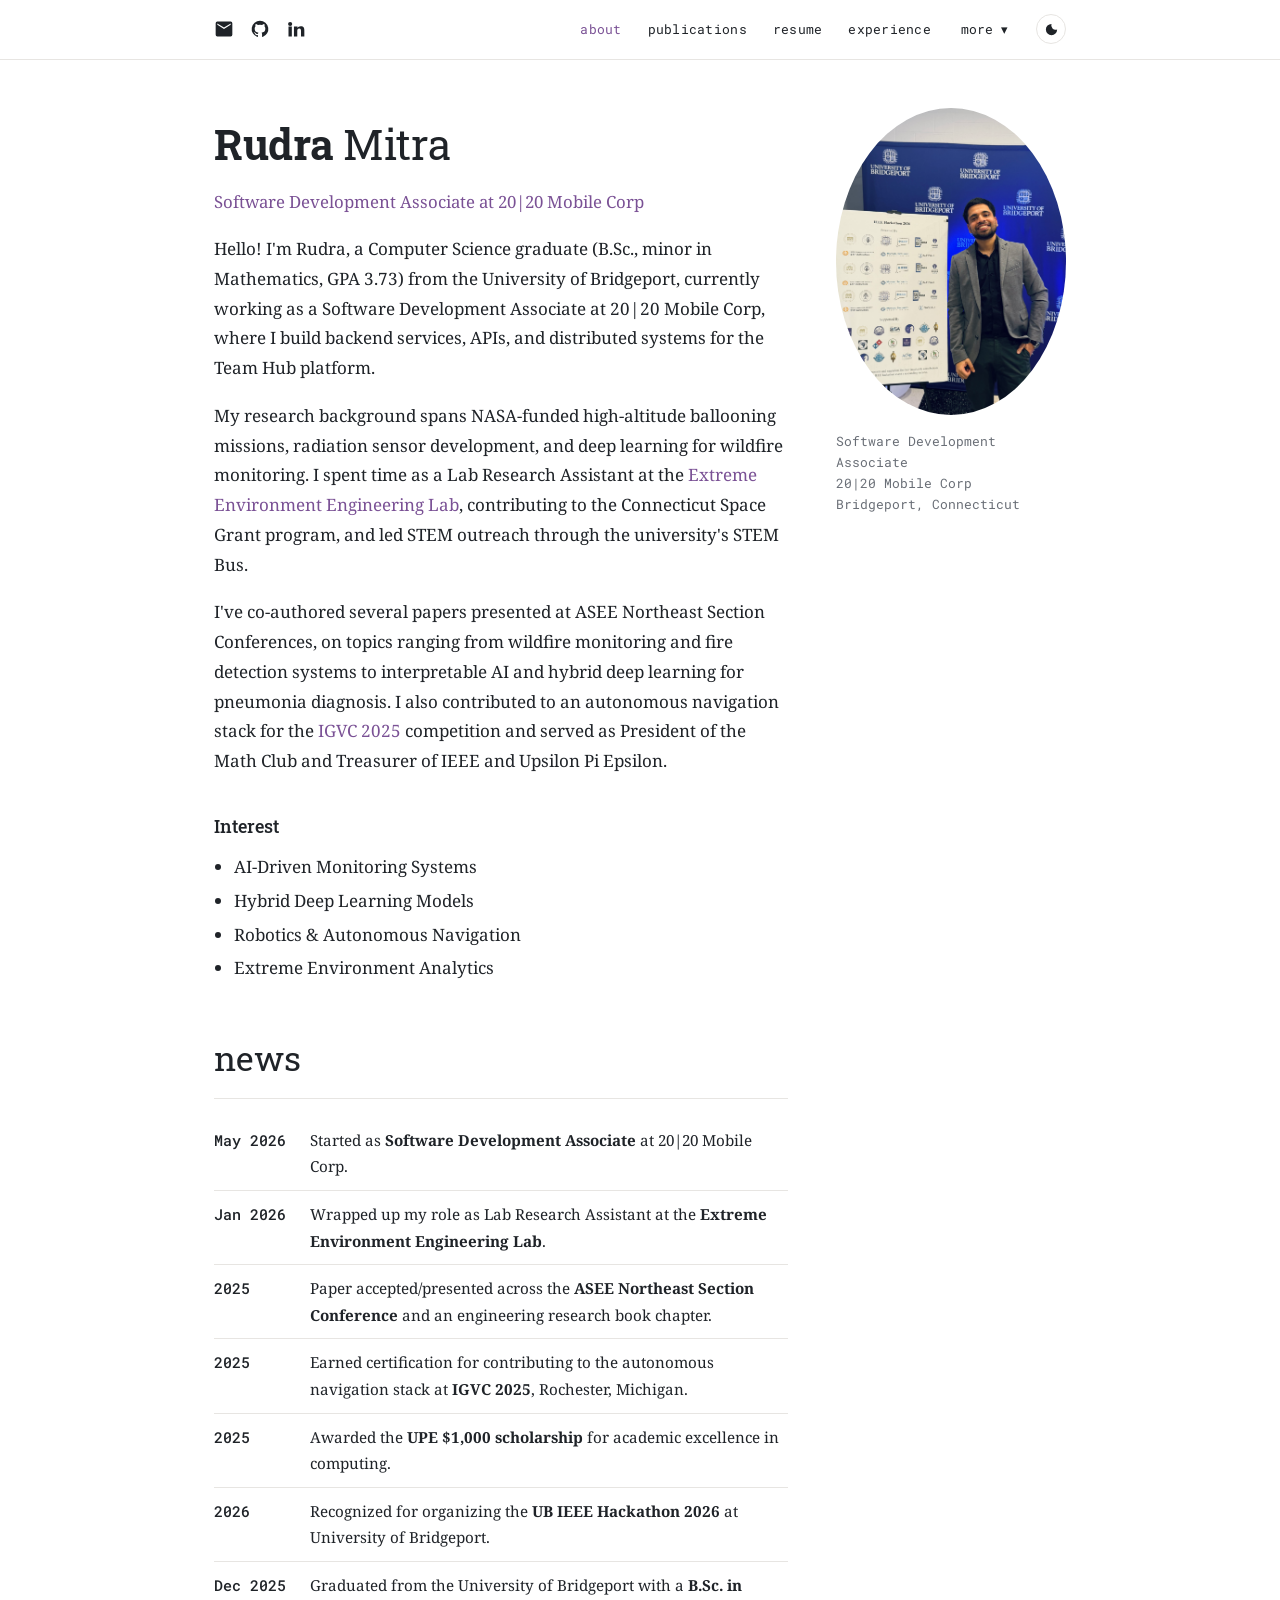
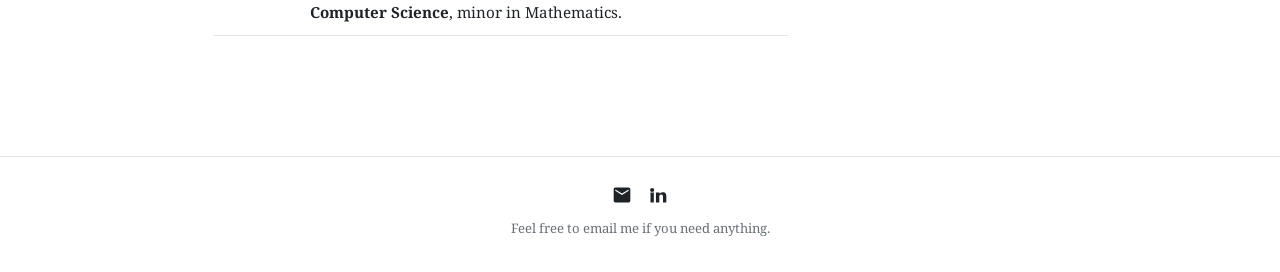
<file: index.html>
<!DOCTYPE html>
<html lang="en">
<head>
<meta charset="UTF-8">
<meta name="viewport" content="width=device-width, initial-scale=1.0">
<title>Rudra Mitra</title>
<link rel="stylesheet" href="styles.css">
</head>
<body>

<header class="topbar">
  <div class="topbar-inner">
    <div class="icon-row">
      <a href="mailto:rudramitra.02.01@gmail.com" title="Email">
        <svg viewBox="0 0 24 24"><path d="M2 5a2 2 0 0 1 2-2h16a2 2 0 0 1 2 2v14a2 2 0 0 1-2 2H4a2 2 0 0 1-2-2V5zm2 .3V7l8 5 8-5V5.3l-8 5-8-5z"/></svg>
      </a>
      <a href="https://github.com/rmitra2001" title="GitHub">
        <svg viewBox="0 0 24 24"><path d="M12 2a10 10 0 0 0-3.16 19.49c.5.1.68-.22.68-.48v-1.7c-2.78.6-3.37-1.34-3.37-1.34-.46-1.16-1.11-1.47-1.11-1.47-.91-.62.07-.6.07-.6 1 .07 1.53 1.03 1.53 1.03.89 1.53 2.34 1.09 2.91.83.09-.65.35-1.09.63-1.34-2.22-.25-4.56-1.11-4.56-4.94 0-1.09.39-1.98 1.03-2.68-.1-.25-.45-1.27.1-2.65 0 0 .84-.27 2.75 1.02a9.5 9.5 0 0 1 5 0c1.91-1.3 2.75-1.02 2.75-1.02.55 1.38.2 2.4.1 2.65.64.7 1.03 1.59 1.03 2.68 0 3.84-2.34 4.68-4.57 4.93.36.31.68.92.68 1.85v2.74c0 .27.18.58.69.48A10 10 0 0 0 12 2z"/></svg>
      </a>
      <a href="https://www.linkedin.com/in/rudra-mitra/" title="LinkedIn">
        <svg viewBox="0 0 24 24"><path d="M4.98 3.5a2.5 2.5 0 1 1 0 5 2.5 2.5 0 0 1 0-5zM3 9h4v12H3V9zm7 0h3.8v1.7h.05c.53-1 1.83-2.05 3.77-2.05C21.6 8.65 22 11 22 14.1V21h-4v-6.2c0-1.48-.03-3.4-2.07-3.4-2.07 0-2.4 1.62-2.4 3.3V21h-4V9z"/></svg>
      </a>
    </div>

    <nav class="mainnav">
      <a href="index.html" class="current">about</a>
      <a href="publications.html">publications</a>
      <a href="Resume(Rudra Mitra).pdf">resume</a>
      <a href="experience.html">experience</a>
      <div class="submenu-wrap">
        <button class="submenu-toggle" onclick="toggleSubmenu(event)">more ▾</button>
        <div class="submenu" id="submenu">
          <a href="research.html">research</a>
          <a href="projects.html">projects</a>
          <a href="awards.html">awards</a>
          <a href="leadership.html">leadership</a>
          <a href="contact.html">contact</a>
        </div>
      </div>
      <button class="mode-toggle" onclick="toggleMode()" title="Toggle dark mode">
        <svg viewBox="0 0 24 24"><path d="M12 3a9 9 0 1 0 9 9 7 7 0 0 1-9-9z"/></svg>
      </button>
    </nav>
  </div>
</header>

<div class="container">
  <div class="profile">
    <div class="profile-text">
      <h1><span class="bold">Rudra</span> <span class="light">Mitra</span></h1>
      <p class="subtitle"><a href="https://www.2020mobilecorp.com/">Software Development Associate at 20|20 Mobile Corp</a></p>

      <p>Hello! I'm Rudra, a Computer Science graduate (B.Sc., minor in Mathematics, GPA 3.73) from the University of Bridgeport, currently working as a Software Development Associate at 20|20 Mobile Corp, where I build backend services, APIs, and distributed systems for the Team Hub platform.</p>

      <p>My research background spans NASA-funded high-altitude ballooning missions, radiation sensor development, and deep learning for wildfire monitoring. I spent time as a Lab Research Assistant at the <a href="research.html">Extreme Environment Engineering Lab</a>, contributing to the Connecticut Space Grant program, and led STEM outreach through the university's STEM Bus.</p>

      <p>I've co-authored several papers presented at ASEE Northeast Section Conferences, on topics ranging from wildfire monitoring and fire detection systems to interpretable AI and hybrid deep learning for pneumonia diagnosis. I also contributed to an autonomous navigation stack for the <a href="projects.html">IGVC 2025</a> competition and served as President of the Math Club and Treasurer of IEEE and Upsilon Pi Epsilon.</p>

      <h4 class="section-label">Interest</h4>
      <ul class="plain">
        <li>AI-Driven Monitoring Systems</li>
        <li>Hybrid Deep Learning Models</li>
        <li>Robotics &amp; Autonomous Navigation</li>
        <li>Extreme Environment Analytics</li>
      </ul>

      <h2 class="news-heading">news</h2>
      <table class="news">
        <tr><td class="date">May 2026</td><td>Started as <strong>Software Development Associate</strong> at 20|20 Mobile Corp.</td></tr>
        <tr><td class="date">Jan 2026</td><td>Wrapped up my role as Lab Research Assistant at the <strong>Extreme Environment Engineering Lab</strong>.</td></tr>
        <tr><td class="date">2025</td><td>Paper accepted/presented across the <strong>ASEE Northeast Section Conference</strong> and an engineering research book chapter.</td></tr>
        <tr><td class="date">2025</td><td>Earned certification for contributing to the autonomous navigation stack at <strong>IGVC 2025</strong>, Rochester, Michigan.</td></tr>
        <tr><td class="date">2025</td><td>Awarded the <strong>UPE $1,000 scholarship</strong> for academic excellence in computing.</td></tr>
        <tr><td class="date">2026</td><td>Recognized for organizing the <strong>UB IEEE Hackathon 2026</strong> at University of Bridgeport.</td></tr>
        <tr><td class="date">Dec 2025</td><td>Graduated from the University of Bridgeport with a <strong>B.Sc. in Computer Science</strong>, minor in Mathematics.</td></tr>
      </table>
    </div>

    <aside class="side">
      <img src="profile.jpg" alt="Rudra Mitra">
      <p class="address">
        Software Development Associate<br>
        20|20 Mobile Corp<br>
        Bridgeport, Connecticut
      </p>
    </aside>
  </div>
</div>

<footer>
  <div class="footer-inner">
    <div class="icon-row">
      <a href="mailto:rudramitra.02.01@gmail.com" title="Email">
        <svg viewBox="0 0 24 24"><path d="M2 5a2 2 0 0 1 2-2h16a2 2 0 0 1 2 2v14a2 2 0 0 1-2 2H4a2 2 0 0 1-2-2V5zm2 .3V7l8 5 8-5V5.3l-8 5-8-5z"/></svg>
      </a>
      <a href="https://www.linkedin.com/in/rudra-mitra/" title="LinkedIn">
        <svg viewBox="0 0 24 24"><path d="M4.98 3.5a2.5 2.5 0 1 1 0 5 2.5 2.5 0 0 1 0-5zM3 9h4v12H3V9zm7 0h3.8v1.7h.05c.53-1 1.83-2.05 3.77-2.05C21.6 8.65 22 11 22 14.1V21h-4v-6.2c0-1.48-.03-3.4-2.07-3.4-2.07 0-2.4 1.62-2.4 3.3V21h-4V9z"/></svg>
      </a>
    </div>
    <p>Feel free to email me if you need anything.</p>

  </div>
</footer>

<script src="script.js"></script>
</body>
</html>
</file>
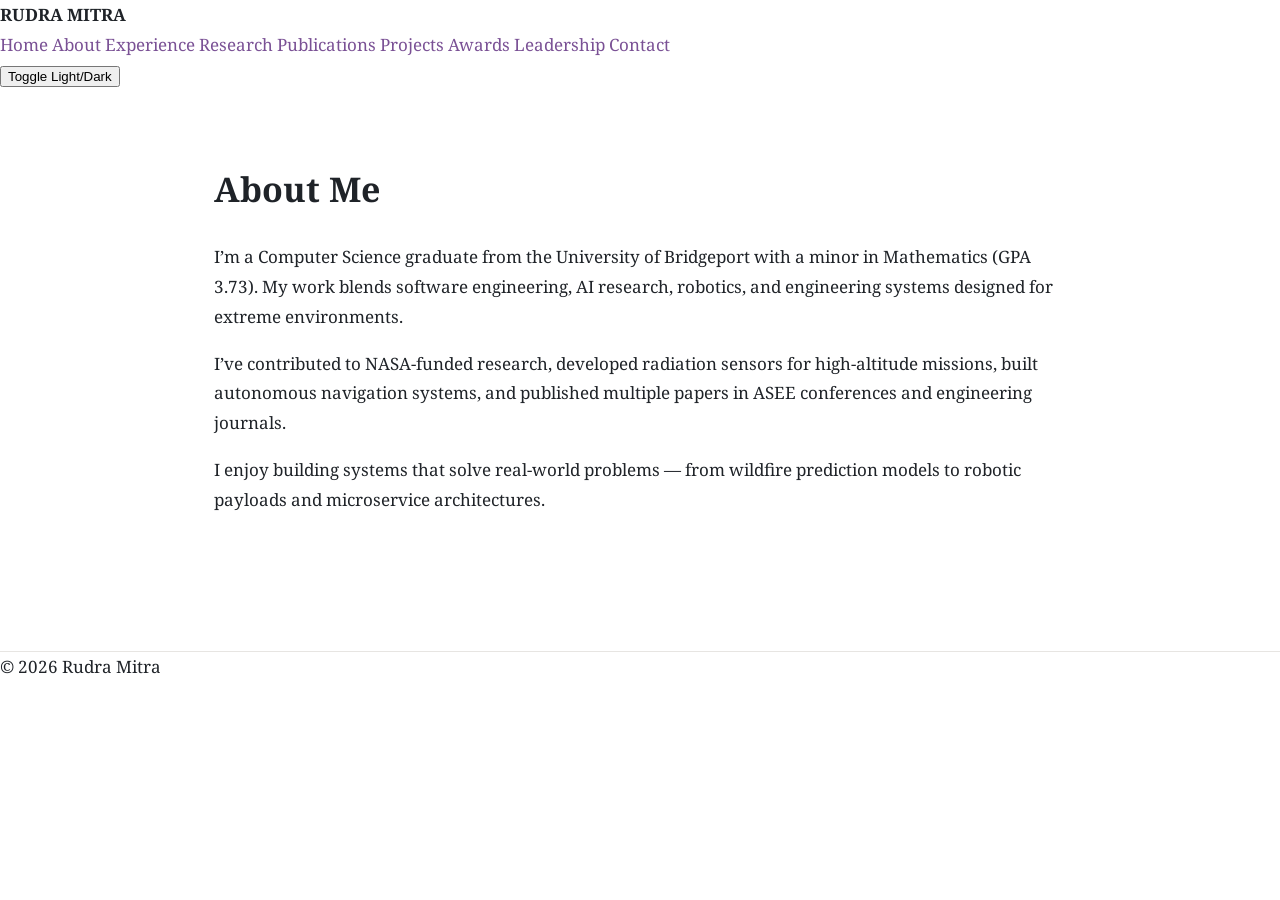
<file: about.html>
<!DOCTYPE html>
<html>
<head>
  <title>About | Rudra Mitra</title>
  <link rel="stylesheet" href="styles.css">
  <script src="script.js"></script>
</head>

<body>
    
  <nav>
    <div><strong>RUDRA MITRA</strong></div>
    <div>
      <a href="index.html">Home</a>
      <a href="about.html">About</a>
      <a href="experience.html">Experience</a>
      <a href="research.html">Research</a>
      <a href="publications.html">Publications</a>
      <a href="projects.html">Projects</a>
      <a href="awards.html">Awards</a>
      <a href="leadership.html">Leadership</a>
      <a href="contact.html">Contact</a>
    </div>
  </nav>

  <button class="toggle-btn" onclick="toggleMode()">Toggle Light/Dark</button>

  <div class="container">
    <h1>About Me</h1>

    <div class="card">
      <p>I’m a Computer Science graduate from the University of Bridgeport with a minor in Mathematics (GPA 3.73). My work blends software engineering, AI research, robotics, and engineering systems designed for extreme environments.</p>

      <p>I’ve contributed to NASA-funded research, developed radiation sensors for high-altitude missions, built autonomous navigation systems, and published multiple papers in ASEE conferences and engineering journals.</p>

      <p>I enjoy building systems that solve real-world problems — from wildfire prediction models to robotic payloads and microservice architectures.</p>
    </div>
  </div>

  <footer>© 2026 Rudra Mitra</footer>
</body>
</html>
</file>
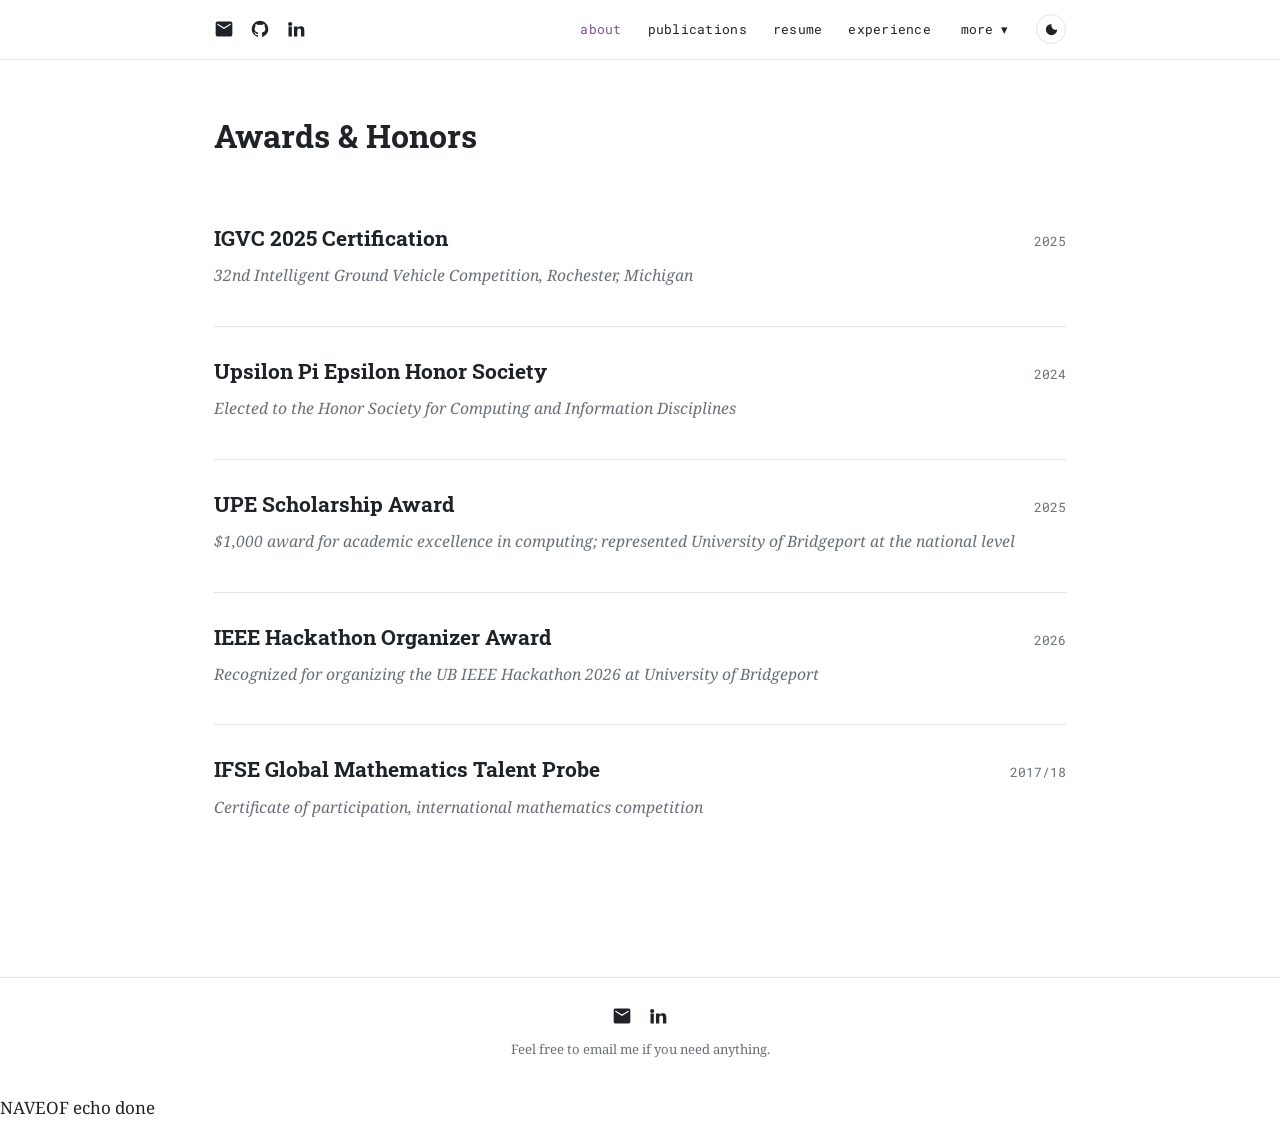
<file: awards.html>
<!DOCTYPE html>
<html lang="en">
<head>
<meta charset="UTF-8">
<meta name="viewport" content="width=device-width, initial-scale=1.0">
<title>Awards | Rudra Mitra</title>
<link rel="stylesheet" href="styles.css">
</head>
<body>

<header class="topbar">
  <div class="topbar-inner">
    <div class="icon-row">
      <a href="mailto:rudramitra.02.01@gmail.com" title="Email">
        <svg viewBox="0 0 24 24"><path d="M2 5a2 2 0 0 1 2-2h16a2 2 0 0 1 2 2v14a2 2 0 0 1-2 2H4a2 2 0 0 1-2-2V5zm2 .3V7l8 5 8-5V5.3l-8 5-8-5z"/></svg>
      </a>
      <a href="https://github.com/rmitra2001" title="GitHub">
        <svg viewBox="0 0 24 24"><path d="M12 2a10 10 0 0 0-3.16 19.49c.5.1.68-.22.68-.48v-1.7c-2.78.6-3.37-1.34-3.37-1.34-.46-1.16-1.11-1.47-1.11-1.47-.91-.62.07-.6.07-.6 1 .07 1.53 1.03 1.53 1.03.89 1.53 2.34 1.09 2.91.83.09-.65.35-1.09.63-1.34-2.22-.25-4.56-1.11-4.56-4.94 0-1.09.39-1.98 1.03-2.68-.1-.25-.45-1.27.1-2.65 0 0 .84-.27 2.75 1.02a9.5 9.5 0 0 1 5 0c1.91-1.3 2.75-1.02 2.75-1.02.55 1.38.2 2.4.1 2.65.64.7 1.03 1.59 1.03 2.68 0 3.84-2.34 4.68-4.57 4.93.36.31.68.92.68 1.85v2.74c0 .27.18.58.69.48A10 10 0 0 0 12 2z"/></svg>
      </a>
      <a href="https://www.linkedin.com/in/rudra-mitra/" title="LinkedIn">
        <svg viewBox="0 0 24 24"><path d="M4.98 3.5a2.5 2.5 0 1 1 0 5 2.5 2.5 0 0 1 0-5zM3 9h4v12H3V9zm7 0h3.8v1.7h.05c.53-1 1.83-2.05 3.77-2.05C21.6 8.65 22 11 22 14.1V21h-4v-6.2c0-1.48-.03-3.4-2.07-3.4-2.07 0-2.4 1.62-2.4 3.3V21h-4V9z"/></svg>
      </a>
    </div>

    <nav class="mainnav">
      <a href="index.html" class="current">about</a>
      <a href="publications.html" >publications</a>
      <a href="Resume(Rudra Mitra).pdf">resume</a>
      <a href="experience.html" >experience</a>
      <div class="submenu-wrap">
        <button class="submenu-toggle" onclick="toggleSubmenu(event)">more ▾</button>
        <div class="submenu" id="submenu">
          <a href="research.html">research</a>
          <a href="projects.html">projects</a>
          <a href="awards.html">awards</a>
          <a href="leadership.html">leadership</a>
          <a href="contact.html">contact</a>
        </div>
      </div>
      <button class="mode-toggle" onclick="toggleMode()" title="Toggle dark mode">
        <svg viewBox="0 0 24 24"><path d="M12 3a9 9 0 1 0 9 9 7 7 0 0 1-9-9z"/></svg>
      </button>
    </nav>
  </div>
</header>


<div class="container">
  <h1 class="page-title">Awards &amp; Honors</h1>

  <div class="entry">
    <div class="entry-head"><h2>IGVC 2025 Certification</h2><span class="meta">2025</span></div>
    <p class="org">32nd Intelligent Ground Vehicle Competition, Rochester, Michigan</p>
  </div>

  <div class="entry">
    <div class="entry-head"><h2>Upsilon Pi Epsilon Honor Society</h2><span class="meta">2024</span></div>
    <p class="org">Elected to the Honor Society for Computing and Information Disciplines</p>
  </div>

  <div class="entry">
    <div class="entry-head"><h2>UPE Scholarship Award</h2><span class="meta">2025</span></div>
    <p class="org">$1,000 award for academic excellence in computing; represented University of Bridgeport at the national level</p>
  </div>

  <div class="entry">
    <div class="entry-head"><h2>IEEE Hackathon Organizer Award</h2><span class="meta">2026</span></div>
    <p class="org">Recognized for organizing the UB IEEE Hackathon 2026 at University of Bridgeport</p>
  </div>

  <div class="entry">
    <div class="entry-head"><h2>IFSE Global Mathematics Talent Probe</h2><span class="meta">2017/18</span></div>
    <p class="org">Certificate of participation, international mathematics competition</p>
  </div>

</div>

<footer>
  <div class="footer-inner">
    <div class="icon-row">
      <a href="mailto:rudramitra.02.01@gmail.com" title="Email">
        <svg viewBox="0 0 24 24"><path d="M2 5a2 2 0 0 1 2-2h16a2 2 0 0 1 2 2v14a2 2 0 0 1-2 2H4a2 2 0 0 1-2-2V5zm2 .3V7l8 5 8-5V5.3l-8 5-8-5z"/></svg>
      </a>
      <a href="https://www.linkedin.com/in/rudra-mitra/" title="LinkedIn">
        <svg viewBox="0 0 24 24"><path d="M4.98 3.5a2.5 2.5 0 1 1 0 5 2.5 2.5 0 0 1 0-5zM3 9h4v12H3V9zm7 0h3.8v1.7h.05c.53-1 1.83-2.05 3.77-2.05C21.6 8.65 22 11 22 14.1V21h-4v-6.2c0-1.48-.03-3.4-2.07-3.4-2.07 0-2.4 1.62-2.4 3.3V21h-4V9z"/></svg>
      </a>
    </div>
    <p>Feel free to email me if you need anything.</p>
   
  </div>
</footer>

<script src="script.js"></script>
</body>
</html>
NAVEOF
echo done
</file>
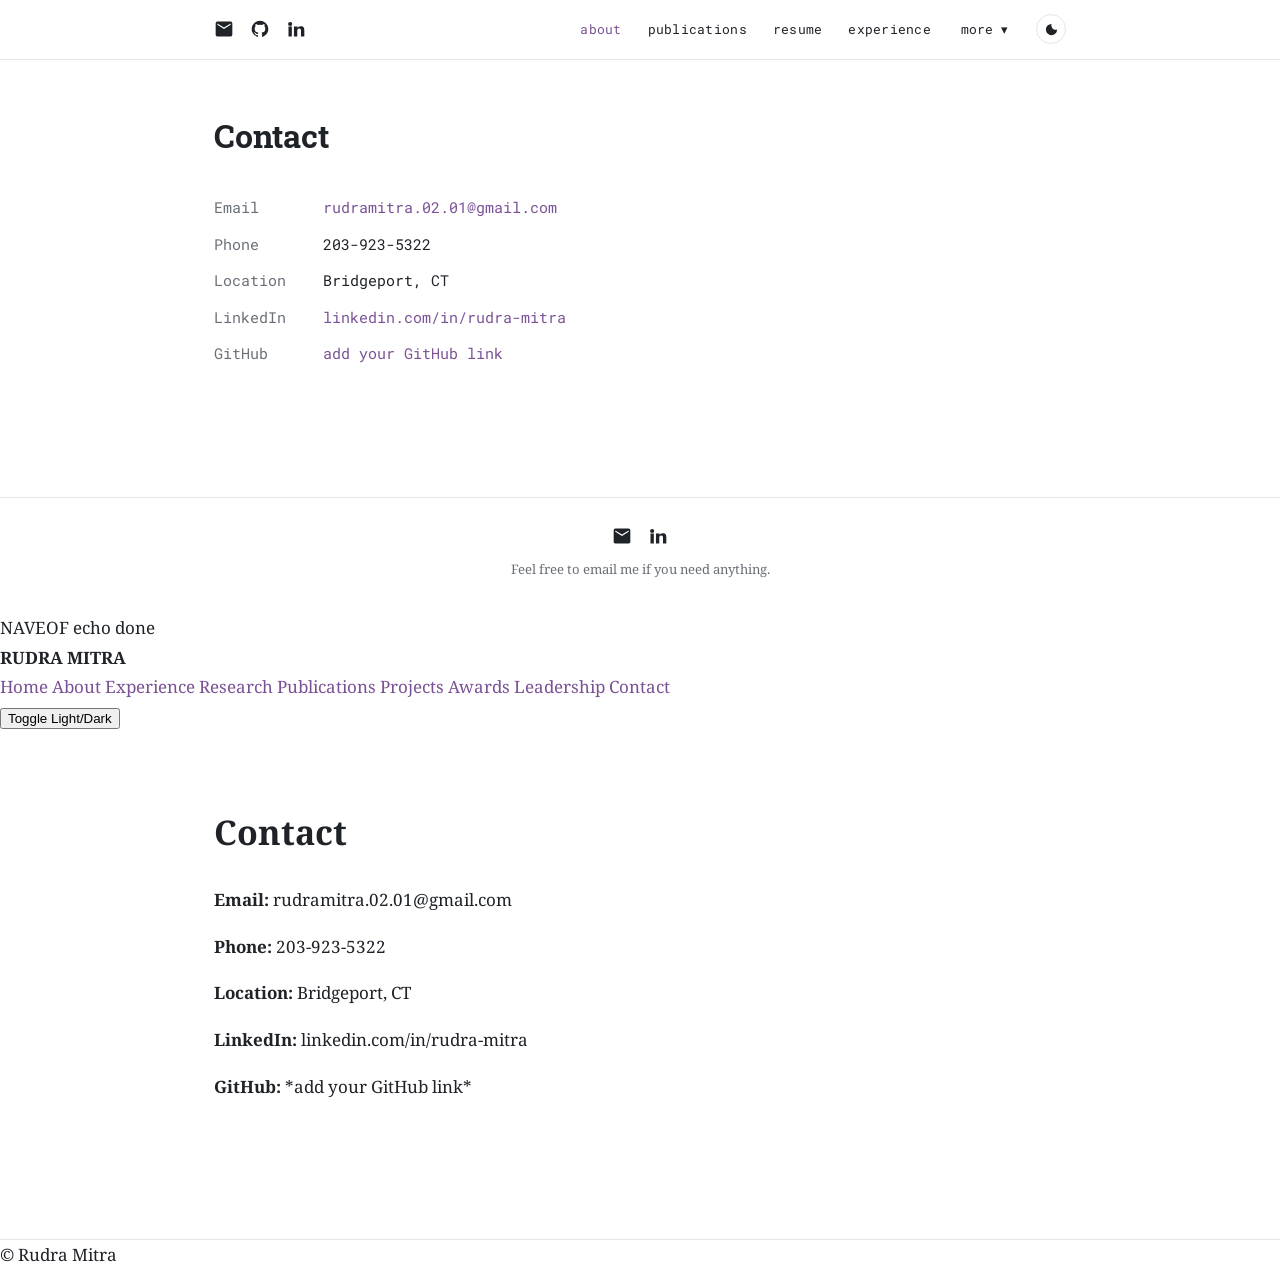
<file: contact.html>
<!DOCTYPE html>
<html>
<head>
  <title>Contact | Rudra Mitra</title>
  <link rel="stylesheet" href="styles.css">
  <script src="script.js"></script>
</head>

<body>
  <nav><!DOCTYPE html>
<html lang="en">
<head>
<meta charset="UTF-8">
<meta name="viewport" content="width=device-width, initial-scale=1.0">
<title>Contact | Rudra Mitra</title>
<link rel="stylesheet" href="styles.css">
</head>
<body>

<header class="topbar">
  <div class="topbar-inner">
    <div class="icon-row">
      <a href="mailto:rudramitra.02.01@gmail.com" title="Email">
        <svg viewBox="0 0 24 24"><path d="M2 5a2 2 0 0 1 2-2h16a2 2 0 0 1 2 2v14a2 2 0 0 1-2 2H4a2 2 0 0 1-2-2V5zm2 .3V7l8 5 8-5V5.3l-8 5-8-5z"/></svg>
      </a>
      <a href="https://github.com/rmitra2001" title="GitHub">
        <svg viewBox="0 0 24 24"><path d="M12 2a10 10 0 0 0-3.16 19.49c.5.1.68-.22.68-.48v-1.7c-2.78.6-3.37-1.34-3.37-1.34-.46-1.16-1.11-1.47-1.11-1.47-.91-.62.07-.6.07-.6 1 .07 1.53 1.03 1.53 1.03.89 1.53 2.34 1.09 2.91.83.09-.65.35-1.09.63-1.34-2.22-.25-4.56-1.11-4.56-4.94 0-1.09.39-1.98 1.03-2.68-.1-.25-.45-1.27.1-2.65 0 0 .84-.27 2.75 1.02a9.5 9.5 0 0 1 5 0c1.91-1.3 2.75-1.02 2.75-1.02.55 1.38.2 2.4.1 2.65.64.7 1.03 1.59 1.03 2.68 0 3.84-2.34 4.68-4.57 4.93.36.31.68.92.68 1.85v2.74c0 .27.18.58.69.48A10 10 0 0 0 12 2z"/></svg>
      </a>
      <a href="https://www.linkedin.com/in/rudra-mitra/" title="LinkedIn">
        <svg viewBox="0 0 24 24"><path d="M4.98 3.5a2.5 2.5 0 1 1 0 5 2.5 2.5 0 0 1 0-5zM3 9h4v12H3V9zm7 0h3.8v1.7h.05c.53-1 1.83-2.05 3.77-2.05C21.6 8.65 22 11 22 14.1V21h-4v-6.2c0-1.48-.03-3.4-2.07-3.4-2.07 0-2.4 1.62-2.4 3.3V21h-4V9z"/></svg>
      </a>
    </div>

    <nav class="mainnav">
      <a href="index.html" class="current">about</a>
      <a href="publications.html" >publications</a>
      <a href="Resume(Rudra Mitra).pdf">resume</a>
      <a href="experience.html" >experience</a>
      <div class="submenu-wrap">
        <button class="submenu-toggle" onclick="toggleSubmenu(event)">more ▾</button>
        <div class="submenu" id="submenu">
          <a href="research.html">research</a>
          <a href="projects.html">projects</a>
          <a href="awards.html">awards</a>
          <a href="leadership.html">leadership</a>
          <a href="contact.html">contact</a>
        </div>
      </div>
      <button class="mode-toggle" onclick="toggleMode()" title="Toggle dark mode">
        <svg viewBox="0 0 24 24"><path d="M12 3a9 9 0 1 0 9 9 7 7 0 0 1-9-9z"/></svg>
      </button>
    </nav>
  </div>
</header>


<div class="container">
  <h1 class="page-title">Contact</h1>

  <div class="contact-block">
    <p><span class="label">Email</span> <a href="mailto:rudramitra.02.01@gmail.com">rudramitra.02.01@gmail.com</a></p>
    <p><span class="label">Phone</span> 203-923-5322</p>
    <p><span class="label">Location</span> Bridgeport, CT</p>
    <p><span class="label">LinkedIn</span> <a href="https://www.linkedin.com/in/rudra-mitra/">linkedin.com/in/rudra-mitra</a></p>
    <p><span class="label">GitHub</span> <a href="#">add your GitHub link</a></p>
  </div>

</div>

<footer>
  <div class="footer-inner">
    <div class="icon-row">
      <a href="mailto:rudramitra.02.01@gmail.com" title="Email">
        <svg viewBox="0 0 24 24"><path d="M2 5a2 2 0 0 1 2-2h16a2 2 0 0 1 2 2v14a2 2 0 0 1-2 2H4a2 2 0 0 1-2-2V5zm2 .3V7l8 5 8-5V5.3l-8 5-8-5z"/></svg>
      </a>
      <a href="https://www.linkedin.com/in/rudra-mitra/" title="LinkedIn">
        <svg viewBox="0 0 24 24"><path d="M4.98 3.5a2.5 2.5 0 1 1 0 5 2.5 2.5 0 0 1 0-5zM3 9h4v12H3V9zm7 0h3.8v1.7h.05c.53-1 1.83-2.05 3.77-2.05C21.6 8.65 22 11 22 14.1V21h-4v-6.2c0-1.48-.03-3.4-2.07-3.4-2.07 0-2.4 1.62-2.4 3.3V21h-4V9z"/></svg>
      </a>
    </div>
    <p>Feel free to email me if you need anything.</p>
    
  </div>
</footer>

<script src="script.js"></script>
</body>
</html>
NAVEOF
echo done

    <div><strong>RUDRA MITRA</strong></div>
    <div>
      <a href="index.html">Home</a>
      <a href="about.html">About</a>
      <a href="experience.html">Experience</a>
      <a href="research.html">Research</a>
      <a href="publications.html">Publications</a>
      <a href="projects.html">Projects</a>
      <a href="awards.html">Awards</a>
      <a href="leadership.html">Leadership</a>
      <a href="contact.html">Contact</a>
    </div>
  </nav>

  <button class="toggle-btn" onclick="toggleMode()">Toggle Light/Dark</button>

  <div class="container">
    <h1>Contact</h1>

    <div class="card">
      <p><strong>Email:</strong> rudramitra.02.01@gmail.com</p>
      <p><strong>Phone:</strong> 203‑923‑5322</p>
      <p><strong>Location:</strong> Bridgeport, CT</p>
      <p><strong>LinkedIn:</strong> linkedin.com/in/rudra-mitra</p>
      <p><strong>GitHub:</strong> *add your GitHub link*</p>
    </div>
  </div>

  <footer>©  Rudra Mitra</footer>
</body>
</html>
</file>
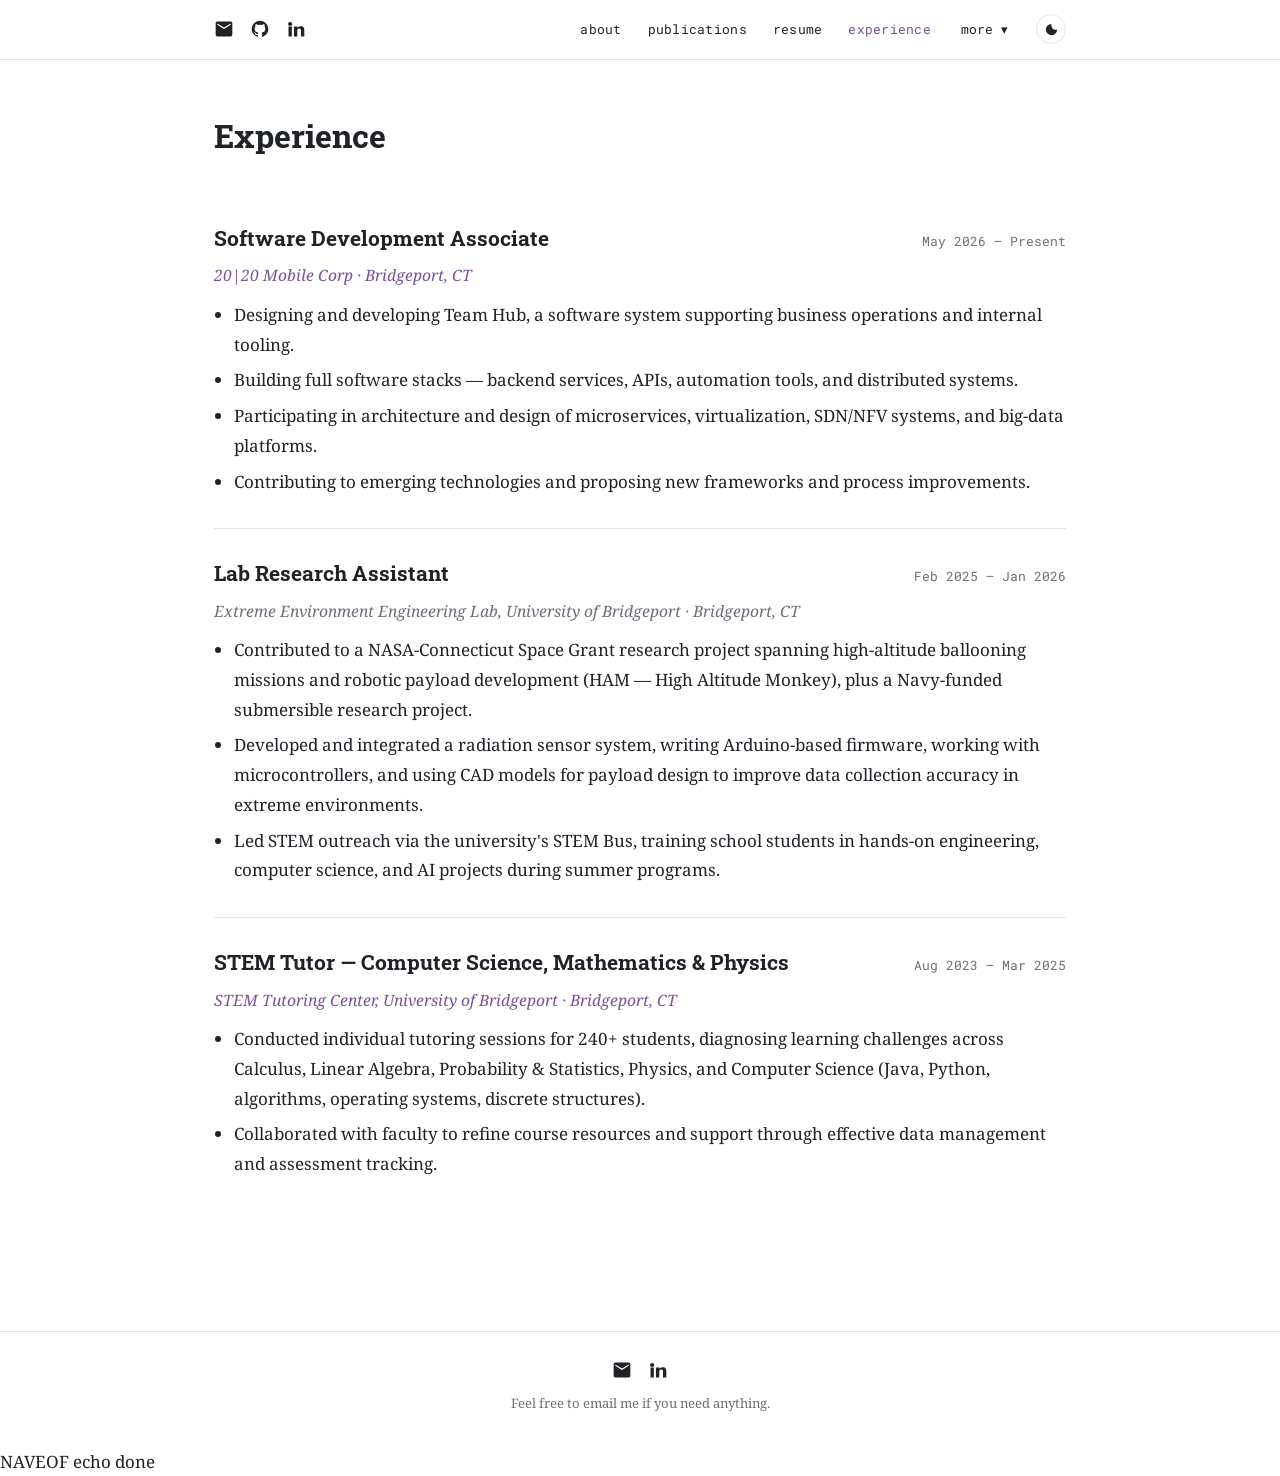
<file: experience.html>
<!DOCTYPE html>
<html lang="en">
<head>
<meta charset="UTF-8">
<meta name="viewport" content="width=device-width, initial-scale=1.0">
<title>Experience | Rudra Mitra</title>
<link rel="stylesheet" href="styles.css">
</head>
<body>

<header class="topbar">
  <div class="topbar-inner">
    <div class="icon-row">
      <a href="mailto:rudramitra.02.01@gmail.com" title="Email">
        <svg viewBox="0 0 24 24"><path d="M2 5a2 2 0 0 1 2-2h16a2 2 0 0 1 2 2v14a2 2 0 0 1-2 2H4a2 2 0 0 1-2-2V5zm2 .3V7l8 5 8-5V5.3l-8 5-8-5z"/></svg>
      </a>
      <a href="https://github.com/rmitra2001" title="GitHub">
        <svg viewBox="0 0 24 24"><path d="M12 2a10 10 0 0 0-3.16 19.49c.5.1.68-.22.68-.48v-1.7c-2.78.6-3.37-1.34-3.37-1.34-.46-1.16-1.11-1.47-1.11-1.47-.91-.62.07-.6.07-.6 1 .07 1.53 1.03 1.53 1.03.89 1.53 2.34 1.09 2.91.83.09-.65.35-1.09.63-1.34-2.22-.25-4.56-1.11-4.56-4.94 0-1.09.39-1.98 1.03-2.68-.1-.25-.45-1.27.1-2.65 0 0 .84-.27 2.75 1.02a9.5 9.5 0 0 1 5 0c1.91-1.3 2.75-1.02 2.75-1.02.55 1.38.2 2.4.1 2.65.64.7 1.03 1.59 1.03 2.68 0 3.84-2.34 4.68-4.57 4.93.36.31.68.92.68 1.85v2.74c0 .27.18.58.69.48A10 10 0 0 0 12 2z"/></svg>
      </a>
      <a href="https://www.linkedin.com/in/rudra-mitra/" title="LinkedIn">
        <svg viewBox="0 0 24 24"><path d="M4.98 3.5a2.5 2.5 0 1 1 0 5 2.5 2.5 0 0 1 0-5zM3 9h4v12H3V9zm7 0h3.8v1.7h.05c.53-1 1.83-2.05 3.77-2.05C21.6 8.65 22 11 22 14.1V21h-4v-6.2c0-1.48-.03-3.4-2.07-3.4-2.07 0-2.4 1.62-2.4 3.3V21h-4V9z"/></svg>
      </a>
    </div>

    <nav class="mainnav">
      <a href="index.html" >about</a>
      <a href="publications.html" >publications</a>
      <a href="Resume(Rudra Mitra).pdf">resume</a>
      <a href="experience.html" class="current">experience</a>
      <div class="submenu-wrap">
        <button class="submenu-toggle" onclick="toggleSubmenu(event)">more ▾</button>
        <div class="submenu" id="submenu">
          <a href="research.html">research</a>
          <a href="projects.html">projects</a>
          <a href="awards.html">awards</a>
          <a href="leadership.html">leadership</a>
          <a href="contact.html">contact</a>
        </div>
      </div>
      <button class="mode-toggle" onclick="toggleMode()" title="Toggle dark mode">
        <svg viewBox="0 0 24 24"><path d="M12 3a9 9 0 1 0 9 9 7 7 0 0 1-9-9z"/></svg>
      </button>
    </nav>
  </div>
</header>


<div class="container">
  <h1 class="page-title">Experience</h1>

  <div class="entry">
    <div class="entry-head">
      <h2>Software Development Associate</h2>
      <span class="meta">May 2026 &ndash; Present</span>
    </div>
    <p class="org"><a href="https://www.2020mobilecorp.com/"> 20|20 Mobile Corp  &middot; Bridgeport, CT</a></p>
    <ul>
      <li>Designing and developing Team Hub, a software system supporting business operations and internal tooling.</li>
      <li>Building full software stacks &mdash; backend services, APIs, automation tools, and distributed systems.</li>
      <li>Participating in architecture and design of microservices, virtualization, SDN/NFV systems, and big-data platforms.</li>
      <li>Contributing to emerging technologies and proposing new frameworks and process improvements.</li>
    </ul>
  </div>

  <div class="entry">
    <div class="entry-head">
      <h2>Lab Research Assistant</h2>
      <span class="meta">Feb 2025 &ndash; Jan 2026</span>
    </div>
    <p class="org">Extreme Environment Engineering Lab, University of Bridgeport &middot; Bridgeport, CT</p>
    <ul>
      <li>Contributed to a NASA-Connecticut Space Grant research project spanning high-altitude ballooning missions and robotic payload development (HAM &mdash; High Altitude Monkey), plus a Navy-funded submersible research project.</li>
      <li>Developed and integrated a radiation sensor system, writing Arduino-based firmware, working with microcontrollers, and using CAD models for payload design to improve data collection accuracy in extreme environments.</li>
      <li>Led STEM outreach via the university's STEM Bus, training school students in hands-on engineering, computer science, and AI projects during summer programs.</li>
    </ul>
  </div>

  <div class="entry">
    <div class="entry-head">
      <h2>STEM Tutor &mdash; Computer Science, Mathematics &amp; Physics</h2>
      <span class="meta">Aug 2023 &ndash; Mar 2025</span>
    </div>
    <p class="org"><a href="https://www.bridgeport.edu/heckman/academic-success/tutoring">STEM Tutoring Center, University of Bridgeport &middot; Bridgeport, CT</a></p>
    <ul>
      <li>Conducted individual tutoring sessions for 240+ students, diagnosing learning challenges across Calculus, Linear Algebra, Probability &amp; Statistics, Physics, and Computer Science (Java, Python, algorithms, operating systems, discrete structures).</li>
      <li>Collaborated with faculty to refine course resources and support through effective data management and assessment tracking.</li>
    </ul>
  </div>

</div>

<footer>
  <div class="footer-inner">
    <div class="icon-row">
      <a href="mailto:rudramitra.02.01@gmail.com" title="Email">
        <svg viewBox="0 0 24 24"><path d="M2 5a2 2 0 0 1 2-2h16a2 2 0 0 1 2 2v14a2 2 0 0 1-2 2H4a2 2 0 0 1-2-2V5zm2 .3V7l8 5 8-5V5.3l-8 5-8-5z"/></svg>
      </a>
      <a href="https://www.linkedin.com/in/rudra-mitra/" title="LinkedIn">
        <svg viewBox="0 0 24 24"><path d="M4.98 3.5a2.5 2.5 0 1 1 0 5 2.5 2.5 0 0 1 0-5zM3 9h4v12H3V9zm7 0h3.8v1.7h.05c.53-1 1.83-2.05 3.77-2.05C21.6 8.65 22 11 22 14.1V21h-4v-6.2c0-1.48-.03-3.4-2.07-3.4-2.07 0-2.4 1.62-2.4 3.3V21h-4V9z"/></svg>
      </a>
    </div>
    <p>Feel free to email me if you need anything.</p>
  </div>
</footer>

<script src="script.js"></script>
</body>
</html>
NAVEOF
echo done
</file>
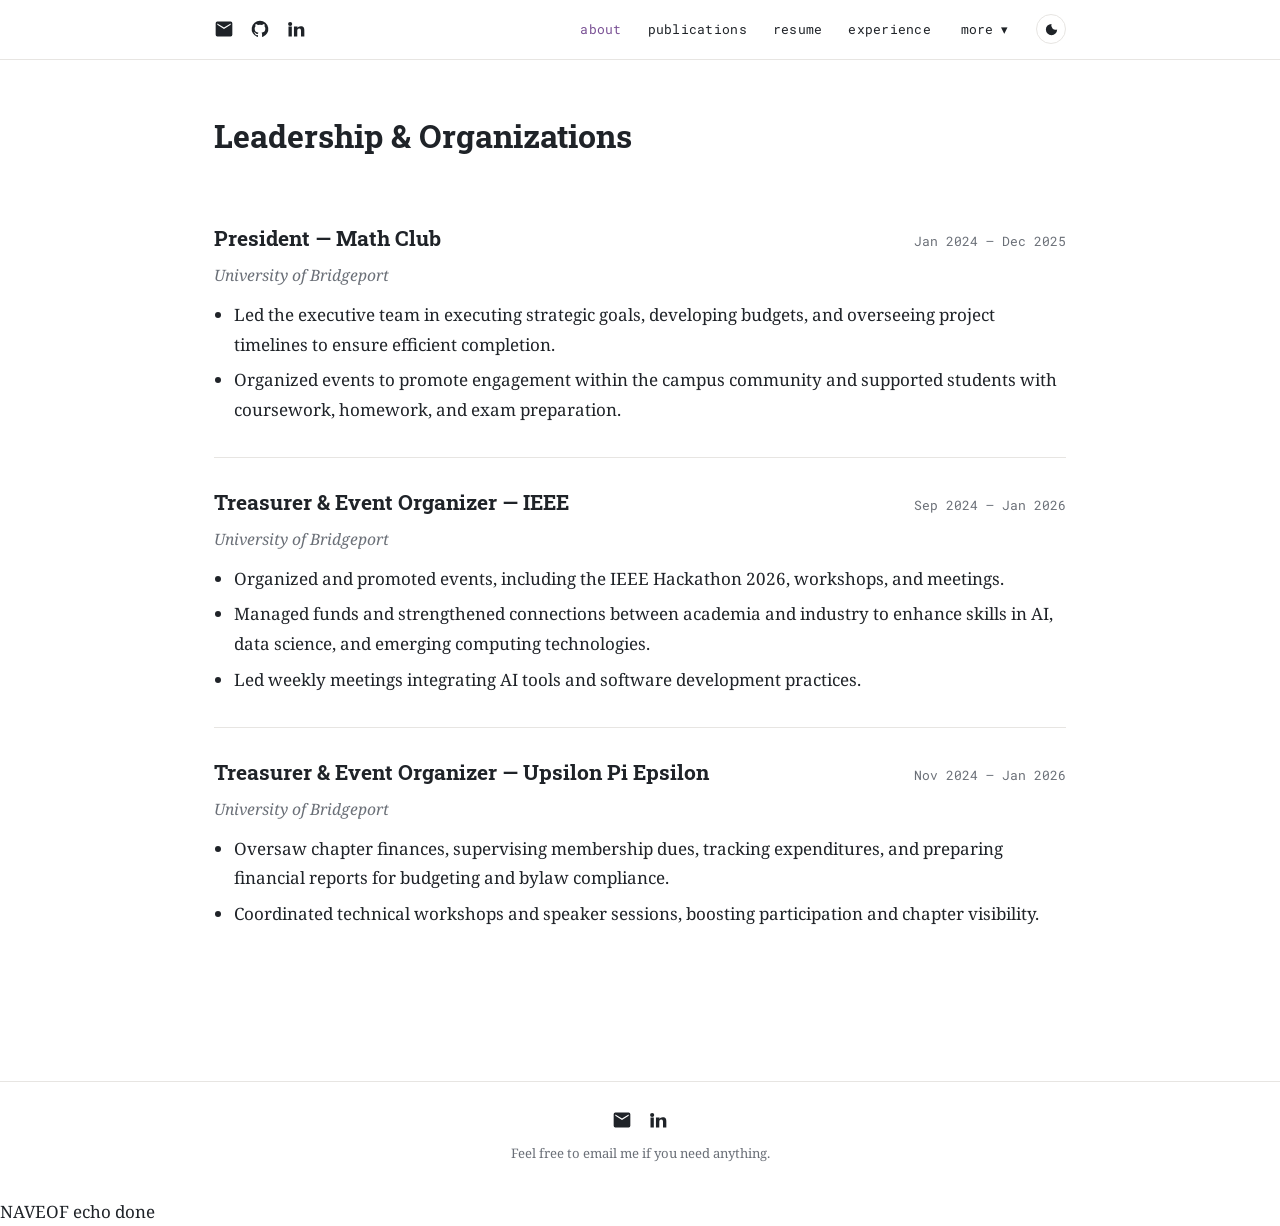
<file: leadership.html>
<!DOCTYPE html>
<html lang="en">
<head>
<meta charset="UTF-8">
<meta name="viewport" content="width=device-width, initial-scale=1.0">
<title>Leadership | Rudra Mitra</title>
<link rel="stylesheet" href="styles.css">
</head>
<body>

<header class="topbar">
  <div class="topbar-inner">
    <div class="icon-row">
      <a href="mailto:rudramitra.02.01@gmail.com" title="Email">
        <svg viewBox="0 0 24 24"><path d="M2 5a2 2 0 0 1 2-2h16a2 2 0 0 1 2 2v14a2 2 0 0 1-2 2H4a2 2 0 0 1-2-2V5zm2 .3V7l8 5 8-5V5.3l-8 5-8-5z"/></svg>
      </a>
      <a href="https://github.com/rmitra2001" title="GitHub">
        <svg viewBox="0 0 24 24"><path d="M12 2a10 10 0 0 0-3.16 19.49c.5.1.68-.22.68-.48v-1.7c-2.78.6-3.37-1.34-3.37-1.34-.46-1.16-1.11-1.47-1.11-1.47-.91-.62.07-.6.07-.6 1 .07 1.53 1.03 1.53 1.03.89 1.53 2.34 1.09 2.91.83.09-.65.35-1.09.63-1.34-2.22-.25-4.56-1.11-4.56-4.94 0-1.09.39-1.98 1.03-2.68-.1-.25-.45-1.27.1-2.65 0 0 .84-.27 2.75 1.02a9.5 9.5 0 0 1 5 0c1.91-1.3 2.75-1.02 2.75-1.02.55 1.38.2 2.4.1 2.65.64.7 1.03 1.59 1.03 2.68 0 3.84-2.34 4.68-4.57 4.93.36.31.68.92.68 1.85v2.74c0 .27.18.58.69.48A10 10 0 0 0 12 2z"/></svg>
      </a>
      <a href="https://www.linkedin.com/in/rudra-mitra/" title="LinkedIn">
        <svg viewBox="0 0 24 24"><path d="M4.98 3.5a2.5 2.5 0 1 1 0 5 2.5 2.5 0 0 1 0-5zM3 9h4v12H3V9zm7 0h3.8v1.7h.05c.53-1 1.83-2.05 3.77-2.05C21.6 8.65 22 11 22 14.1V21h-4v-6.2c0-1.48-.03-3.4-2.07-3.4-2.07 0-2.4 1.62-2.4 3.3V21h-4V9z"/></svg>
      </a>
    </div>

    <nav class="mainnav">
      <a href="index.html" class="current">about</a>
      <a href="publications.html" >publications</a>
      <a href="Resume(Rudra Mitra).pdf">resume</a>
      <a href="experience.html" >experience</a>
      <div class="submenu-wrap">
        <button class="submenu-toggle" onclick="toggleSubmenu(event)">more ▾</button>
        <div class="submenu" id="submenu">
          <a href="research.html">research</a>
          <a href="projects.html">projects</a>
          <a href="awards.html">awards</a>
          <a href="leadership.html">leadership</a>
          <a href="contact.html">contact</a>
        </div>
      </div>
      <button class="mode-toggle" onclick="toggleMode()" title="Toggle dark mode">
        <svg viewBox="0 0 24 24"><path d="M12 3a9 9 0 1 0 9 9 7 7 0 0 1-9-9z"/></svg>
      </button>
    </nav>
  </div>
</header>


<div class="container">
  <h1 class="page-title">Leadership &amp; Organizations</h1>

  <div class="entry">
    <div class="entry-head">
      <h2>President &mdash; Math Club</h2>
      <span class="meta">Jan 2024 &ndash; Dec 2025</span>
    </div>
    <p class="org">University of Bridgeport</p>
    <ul>
      <li>Led the executive team in executing strategic goals, developing budgets, and overseeing project timelines to ensure efficient completion.</li>
      <li>Organized events to promote engagement within the campus community and supported students with coursework, homework, and exam preparation.</li>
    </ul>
  </div>

  <div class="entry">
    <div class="entry-head">
      <h2>Treasurer &amp; Event Organizer &mdash; IEEE</h2>
      <span class="meta">Sep 2024 &ndash; Jan 2026</span>
    </div>
    <p class="org">University of Bridgeport</p>
    <ul>
      <li>Organized and promoted events, including the IEEE Hackathon 2026, workshops, and meetings.</li>
      <li>Managed funds and strengthened connections between academia and industry to enhance skills in AI, data science, and emerging computing technologies.</li>
      <li>Led weekly meetings integrating AI tools and software development practices.</li>
    </ul>
  </div>

  <div class="entry">
    <div class="entry-head">
      <h2>Treasurer &amp; Event Organizer &mdash; Upsilon Pi Epsilon</h2>
      <span class="meta">Nov 2024 &ndash; Jan 2026</span>
    </div>
    <p class="org">University of Bridgeport</p>
    <ul>
      <li>Oversaw chapter finances, supervising membership dues, tracking expenditures, and preparing financial reports for budgeting and bylaw compliance.</li>
      <li>Coordinated technical workshops and speaker sessions, boosting participation and chapter visibility.</li>
    </ul>
  </div>

</div>

<footer>
  <div class="footer-inner">
    <div class="icon-row">
      <a href="mailto:rudramitra.02.01@gmail.com" title="Email">
        <svg viewBox="0 0 24 24"><path d="M2 5a2 2 0 0 1 2-2h16a2 2 0 0 1 2 2v14a2 2 0 0 1-2 2H4a2 2 0 0 1-2-2V5zm2 .3V7l8 5 8-5V5.3l-8 5-8-5z"/></svg>
      </a>
      <a href="https://www.linkedin.com/in/rudra-mitra/" title="LinkedIn">
        <svg viewBox="0 0 24 24"><path d="M4.98 3.5a2.5 2.5 0 1 1 0 5 2.5 2.5 0 0 1 0-5zM3 9h4v12H3V9zm7 0h3.8v1.7h.05c.53-1 1.83-2.05 3.77-2.05C21.6 8.65 22 11 22 14.1V21h-4v-6.2c0-1.48-.03-3.4-2.07-3.4-2.07 0-2.4 1.62-2.4 3.3V21h-4V9z"/></svg>
      </a>
    </div>
    <p>Feel free to email me if you need anything.</p>
  </div>
</footer>

<script src="script.js"></script>
</body>
</html>
NAVEOF
echo done
</file>
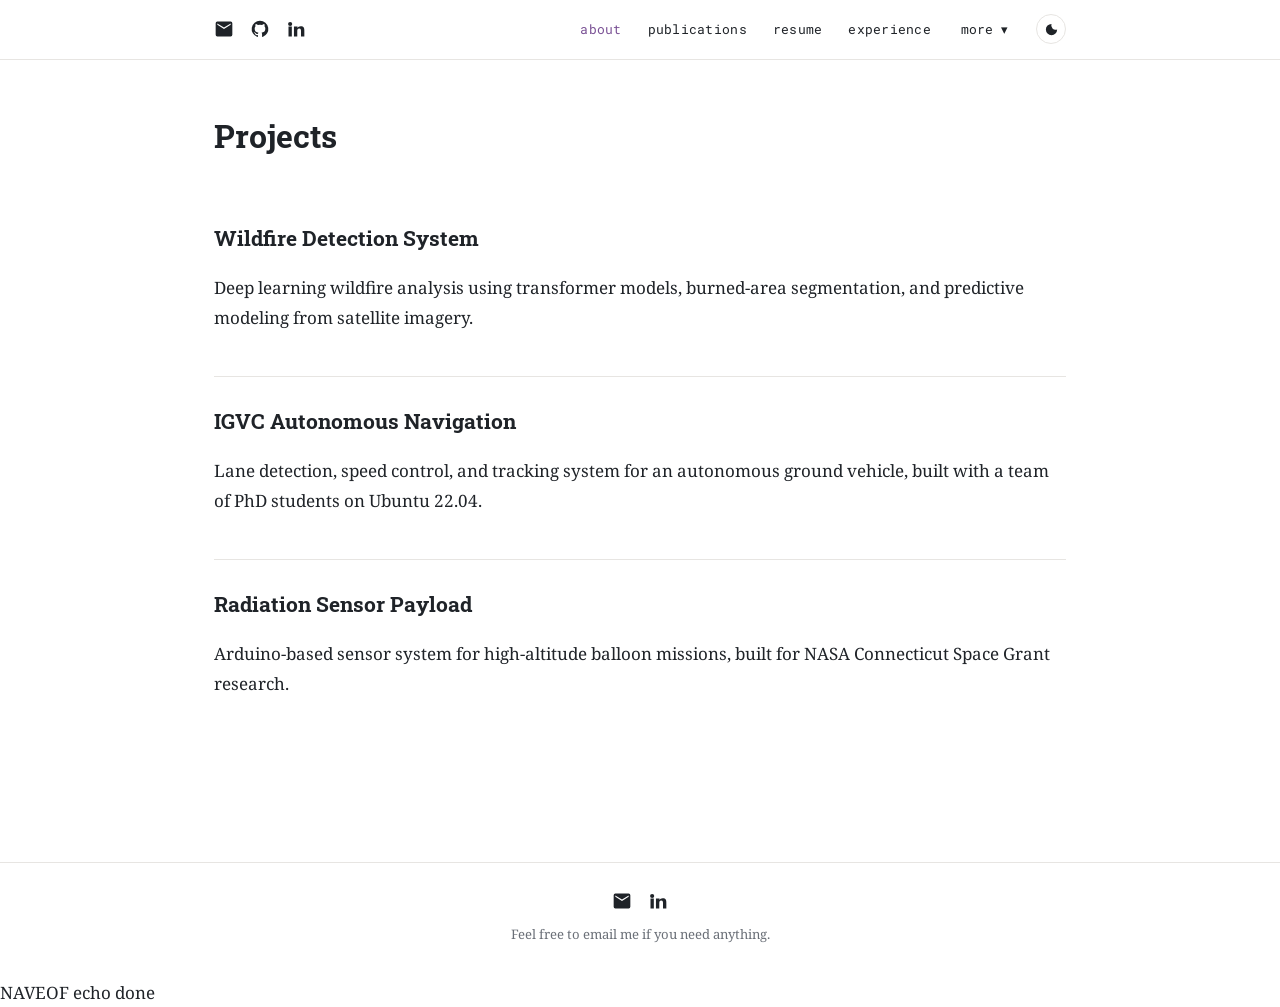
<file: projects.html>
<!DOCTYPE html>
<html lang="en">
<head>
<meta charset="UTF-8">
<meta name="viewport" content="width=device-width, initial-scale=1.0">
<title>Projects | Rudra Mitra</title>
<link rel="stylesheet" href="styles.css">
</head>
<body>

<header class="topbar">
  <div class="topbar-inner">
    <div class="icon-row">
      <a href="mailto:rudramitra.02.01@gmail.com" title="Email">
        <svg viewBox="0 0 24 24"><path d="M2 5a2 2 0 0 1 2-2h16a2 2 0 0 1 2 2v14a2 2 0 0 1-2 2H4a2 2 0 0 1-2-2V5zm2 .3V7l8 5 8-5V5.3l-8 5-8-5z"/></svg>
      </a>
      <a href="https://github.com/rmitra2001" title="GitHub">
        <svg viewBox="0 0 24 24"><path d="M12 2a10 10 0 0 0-3.16 19.49c.5.1.68-.22.68-.48v-1.7c-2.78.6-3.37-1.34-3.37-1.34-.46-1.16-1.11-1.47-1.11-1.47-.91-.62.07-.6.07-.6 1 .07 1.53 1.03 1.53 1.03.89 1.53 2.34 1.09 2.91.83.09-.65.35-1.09.63-1.34-2.22-.25-4.56-1.11-4.56-4.94 0-1.09.39-1.98 1.03-2.68-.1-.25-.45-1.27.1-2.65 0 0 .84-.27 2.75 1.02a9.5 9.5 0 0 1 5 0c1.91-1.3 2.75-1.02 2.75-1.02.55 1.38.2 2.4.1 2.65.64.7 1.03 1.59 1.03 2.68 0 3.84-2.34 4.68-4.57 4.93.36.31.68.92.68 1.85v2.74c0 .27.18.58.69.48A10 10 0 0 0 12 2z"/></svg>
      </a>
      <a href="https://www.linkedin.com/in/rudra-mitra/" title="LinkedIn">
        <svg viewBox="0 0 24 24"><path d="M4.98 3.5a2.5 2.5 0 1 1 0 5 2.5 2.5 0 0 1 0-5zM3 9h4v12H3V9zm7 0h3.8v1.7h.05c.53-1 1.83-2.05 3.77-2.05C21.6 8.65 22 11 22 14.1V21h-4v-6.2c0-1.48-.03-3.4-2.07-3.4-2.07 0-2.4 1.62-2.4 3.3V21h-4V9z"/></svg>
      </a>
    </div>

    <nav class="mainnav">
      <a href="index.html" class="current">about</a>
      <a href="publications.html" >publications</a>
      <a href="Resume(Rudra Mitra).pdf">resume</a>
      <a href="experience.html" >experience</a>
      <div class="submenu-wrap">
        <button class="submenu-toggle" onclick="toggleSubmenu(event)">more ▾</button>
        <div class="submenu" id="submenu">
          <a href="research.html">research</a>
          <a href="projects.html">projects</a>
          <a href="awards.html">awards</a>
          <a href="leadership.html">leadership</a>
          <a href="contact.html">contact</a>
        </div>
      </div>
      <button class="mode-toggle" onclick="toggleMode()" title="Toggle dark mode">
        <svg viewBox="0 0 24 24"><path d="M12 3a9 9 0 1 0 9 9 7 7 0 0 1-9-9z"/></svg>
      </button>
    </nav>
  </div>
</header>


<div class="container">
  <h1 class="page-title">Projects</h1>

  <div class="entry">
    <div class="entry-head"><h2>Wildfire Detection System</h2></div>
    <p>Deep learning wildfire analysis using transformer models, burned-area segmentation, and predictive modeling from satellite imagery.</p>
  </div>

  <div class="entry">
    <div class="entry-head"><h2>IGVC Autonomous Navigation</h2></div>
    <p>Lane detection, speed control, and tracking system for an autonomous ground vehicle, built with a team of PhD students on Ubuntu 22.04.</p>
  </div>

  <div class="entry">
    <div class="entry-head"><h2>Radiation Sensor Payload</h2></div>
    <p>Arduino-based sensor system for high-altitude balloon missions, built for NASA Connecticut Space Grant research.</p>
  </div>

</div>

<footer>
  <div class="footer-inner">
    <div class="icon-row">
      <a href="mailto:rudramitra.02.01@gmail.com" title="Email">
        <svg viewBox="0 0 24 24"><path d="M2 5a2 2 0 0 1 2-2h16a2 2 0 0 1 2 2v14a2 2 0 0 1-2 2H4a2 2 0 0 1-2-2V5zm2 .3V7l8 5 8-5V5.3l-8 5-8-5z"/></svg>
      </a>
      <a href="https://www.linkedin.com/in/rudra-mitra/" title="LinkedIn">
        <svg viewBox="0 0 24 24"><path d="M4.98 3.5a2.5 2.5 0 1 1 0 5 2.5 2.5 0 0 1 0-5zM3 9h4v12H3V9zm7 0h3.8v1.7h.05c.53-1 1.83-2.05 3.77-2.05C21.6 8.65 22 11 22 14.1V21h-4v-6.2c0-1.48-.03-3.4-2.07-3.4-2.07 0-2.4 1.62-2.4 3.3V21h-4V9z"/></svg>
      </a>
    </div>
    <p>Feel free to email me if you need anything.</p>
  
  </div>
</footer>

<script src="script.js"></script>
</body>
</html>
NAVEOF
echo done
</file>
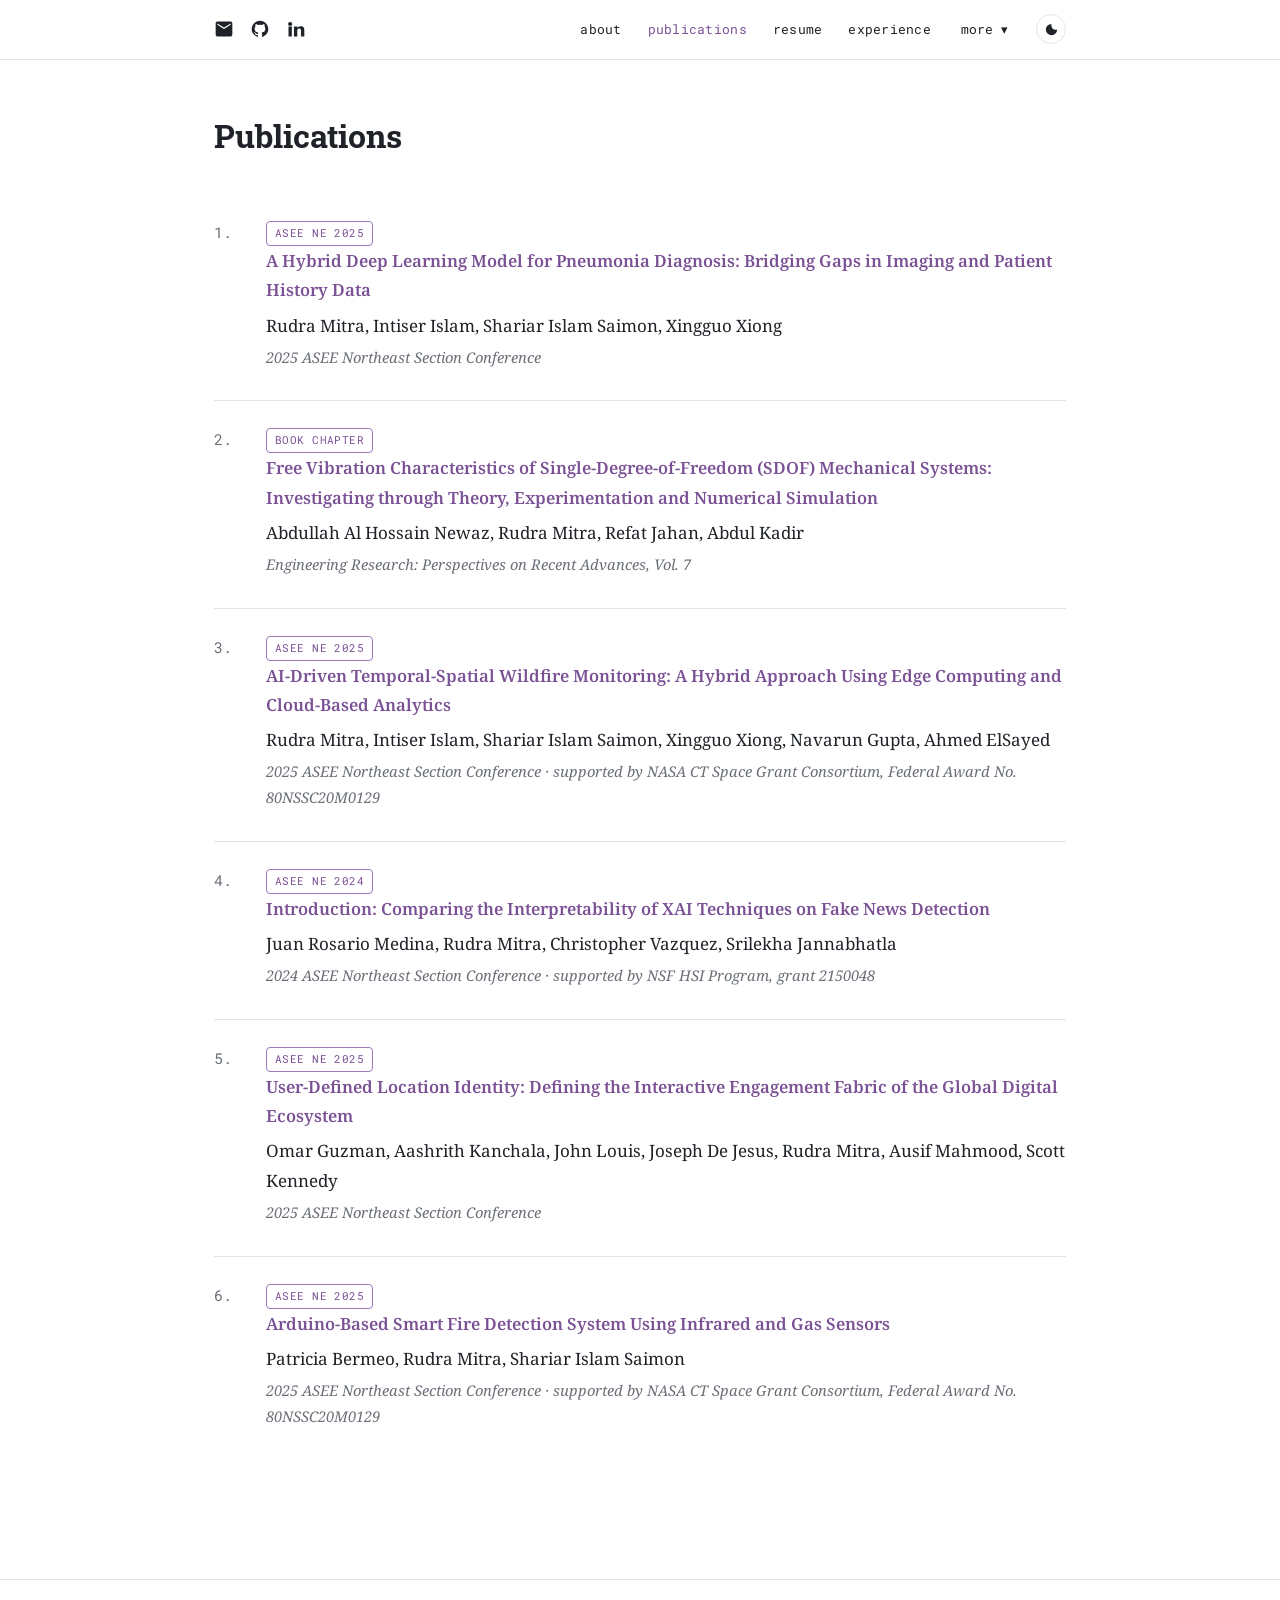
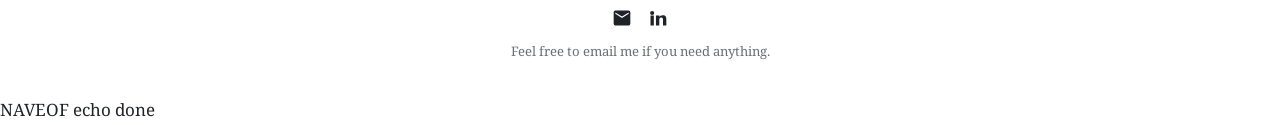
<file: publications.html>
<!DOCTYPE html>
<html lang="en">
<head>
<meta charset="UTF-8">
<meta name="viewport" content="width=device-width, initial-scale=1.0">
<title>Publications | Rudra Mitra</title>
<link rel="stylesheet" href="styles.css">
</head>
<body>

<header class="topbar">
  <div class="topbar-inner">
    <div class="icon-row">
      <a href="mailto:rudramitra.02.01@gmail.com" title="Email">
        <svg viewBox="0 0 24 24"><path d="M2 5a2 2 0 0 1 2-2h16a2 2 0 0 1 2 2v14a2 2 0 0 1-2 2H4a2 2 0 0 1-2-2V5zm2 .3V7l8 5 8-5V5.3l-8 5-8-5z"/></svg>
      </a>
      <a href="https://github.com/rmitra2001" title="GitHub">
        <svg viewBox="0 0 24 24"><path d="M12 2a10 10 0 0 0-3.16 19.49c.5.1.68-.22.68-.48v-1.7c-2.78.6-3.37-1.34-3.37-1.34-.46-1.16-1.11-1.47-1.11-1.47-.91-.62.07-.6.07-.6 1 .07 1.53 1.03 1.53 1.03.89 1.53 2.34 1.09 2.91.83.09-.65.35-1.09.63-1.34-2.22-.25-4.56-1.11-4.56-4.94 0-1.09.39-1.98 1.03-2.68-.1-.25-.45-1.27.1-2.65 0 0 .84-.27 2.75 1.02a9.5 9.5 0 0 1 5 0c1.91-1.3 2.75-1.02 2.75-1.02.55 1.38.2 2.4.1 2.65.64.7 1.03 1.59 1.03 2.68 0 3.84-2.34 4.68-4.57 4.93.36.31.68.92.68 1.85v2.74c0 .27.18.58.69.48A10 10 0 0 0 12 2z"/></svg>
      </a>
      <a href="https://www.linkedin.com/in/rudra-mitra/" title="LinkedIn">
        <svg viewBox="0 0 24 24"><path d="M4.98 3.5a2.5 2.5 0 1 1 0 5 2.5 2.5 0 0 1 0-5zM3 9h4v12H3V9zm7 0h3.8v1.7h.05c.53-1 1.83-2.05 3.77-2.05C21.6 8.65 22 11 22 14.1V21h-4v-6.2c0-1.48-.03-3.4-2.07-3.4-2.07 0-2.4 1.62-2.4 3.3V21h-4V9z"/></svg>
      </a>
    </div>

    <nav class="mainnav">
      <a href="index.html" >about</a>
      <a href="publications.html" class="current">publications</a>
      <a href="Resume(Rudra Mitra).pdf">resume</a>
      <a href="experience.html" >experience</a>
      <div class="submenu-wrap">
        <button class="submenu-toggle" onclick="toggleSubmenu(event)">more ▾</button>
        <div class="submenu" id="submenu">
          <a href="research.html">research</a>
          <a href="projects.html">projects</a>
          <a href="awards.html">awards</a>
          <a href="leadership.html">leadership</a>
          <a href="contact.html">contact</a>
        </div>
      </div>
      <button class="mode-toggle" onclick="toggleMode()" title="Toggle dark mode">
        <svg viewBox="0 0 24 24"><path d="M12 3a9 9 0 1 0 9 9 7 7 0 0 1-9-9z"/></svg>
      </button>
    </nav>
  </div>
</header>


<div class="container">
  <h1 class="page-title">Publications</h1>

  <div class="pub-list">
    <div class="pub">
      <div>
        <span class="tag">ASEE NE 2025</span>
        <p class="pub-title"><a href = "https://www.researchgate.net/publication/391278602_A_Hybrid_Deep_Learning_Model_for_Pneumonia_Diagnosis_Bridging_Gaps_in_Imaging_and_Patient_History_Data">A Hybrid Deep Learning Model for Pneumonia Diagnosis: Bridging Gaps in Imaging and Patient History Data</a></p>
        <p class="pub-authors">Rudra Mitra, Intiser Islam, Shariar Islam Saimon, Xingguo Xiong</p>
        <p class="pub-venue">2025 ASEE Northeast Section Conference</p>
      </div>
    </div>

    <div class="pub">
      <div>
        <span class="tag">Book Chapter</span>
        <p class="pub-title"><a href = "https://stm.bookpi.org/ERPRA-V7/article/view/18272">Free Vibration Characteristics of Single-Degree-of-Freedom (SDOF) Mechanical Systems: Investigating through Theory, Experimentation and Numerical Simulation</a></p>
        <p class="pub-authors">Abdullah Al Hossain Newaz, Rudra Mitra, Refat Jahan, Abdul Kadir</p>
        <p class="pub-venue">Engineering Research: Perspectives on Recent Advances, Vol. 7</p>
      </div>
    </div>

    <div class="pub">
      <div>
        <span class="tag">ASEE NE 2025</span>
        <p class="pub-title"><a href = "https://www.researchgate.net/publication/392197602_AI-Driven_Temporal-Spatial_Wildfire_Monitoring_A_Hybrid_Approach_Using_Edge_Computing_and_Cloud-Based_Analytics">AI-Driven Temporal-Spatial Wildfire Monitoring: A Hybrid Approach Using Edge Computing and Cloud-Based Analytics</a></p>
        <p class="pub-authors">Rudra Mitra, Intiser Islam, Shariar Islam Saimon, Xingguo Xiong, Navarun Gupta, Ahmed ElSayed</p>
        <p class="pub-venue">2025 ASEE Northeast Section Conference &middot; supported by NASA CT Space Grant Consortium, Federal Award No. 80NSSC20M0129</p>
      </div>
    </div>

    <div class="pub">
      <div>
        <span class="tag">ASEE NE 2024</span>
        <p class="pub-title"><a href = "https://www.researchgate.net/publication/394470356_Introduction_Comparing_the_Interpretability_of_XAI_Techniques_on_Fake_News_Detection">Introduction: Comparing the Interpretability of XAI Techniques on Fake News Detection</a></p>
        <p class="pub-authors">Juan Rosario Medina, Rudra Mitra, Christopher Vazquez, Srilekha Jannabhatla</p>
        <p class="pub-venue">2024 ASEE Northeast Section Conference &middot; supported by NSF HSI Program, grant 2150048</p>
      </div>
    </div>

    <div class="pub">
      <div>
        <span class="tag">ASEE NE 2025</span>
        <p class="pub-title"><a href = "https://www.researchgate.net/publication/394470817_User-Defined_Location_Identity_Defining_The_Interactive_Engagement_Fabric_of_the_Global_Digital_Ecosystem">User-Defined Location Identity: Defining the Interactive Engagement Fabric of the Global Digital Ecosystem</a></p>
        <p class="pub-authors">Omar Guzman, Aashrith Kanchala, John Louis, Joseph De Jesus, Rudra Mitra, Ausif Mahmood, Scott Kennedy</p>
        <p class="pub-venue">2025 ASEE Northeast Section Conference</p>
      </div>
    </div>

    <div class="pub">
      <div>
        <span class="tag">ASEE NE 2025</span>
        <p class="pub-title"><a href = "https://www.researchgate.net/publication/394470388_Arduino-based_Smart_Fire_Detection_System_Using_Infrared_and_Gas_Sensors">Arduino-Based Smart Fire Detection System Using Infrared and Gas Sensors</a></p>
        <p class="pub-authors">Patricia Bermeo, Rudra Mitra, Shariar Islam Saimon</p>
        <p class="pub-venue">2025 ASEE Northeast Section Conference &middot; supported by NASA CT Space Grant Consortium, Federal Award No. 80NSSC20M0129</p>
      </div>
    </div>
  </div>

</div>

<footer>
  <div class="footer-inner">
    <div class="icon-row">
      <a href="mailto:rudramitra.02.01@gmail.com" title="Email">
        <svg viewBox="0 0 24 24"><path d="M2 5a2 2 0 0 1 2-2h16a2 2 0 0 1 2 2v14a2 2 0 0 1-2 2H4a2 2 0 0 1-2-2V5zm2 .3V7l8 5 8-5V5.3l-8 5-8-5z"/></svg>
      </a>
      <a href="https://www.linkedin.com/in/rudra-mitra/" title="LinkedIn">
        <svg viewBox="0 0 24 24"><path d="M4.98 3.5a2.5 2.5 0 1 1 0 5 2.5 2.5 0 0 1 0-5zM3 9h4v12H3V9zm7 0h3.8v1.7h.05c.53-1 1.83-2.05 3.77-2.05C21.6 8.65 22 11 22 14.1V21h-4v-6.2c0-1.48-.03-3.4-2.07-3.4-2.07 0-2.4 1.62-2.4 3.3V21h-4V9z"/></svg>
      </a>
    </div>
    <p>Feel free to email me if you need anything.</p>
    
  </div>
</footer>

<script src="script.js"></script>
</body>
</html>
NAVEOF
echo done
</file>
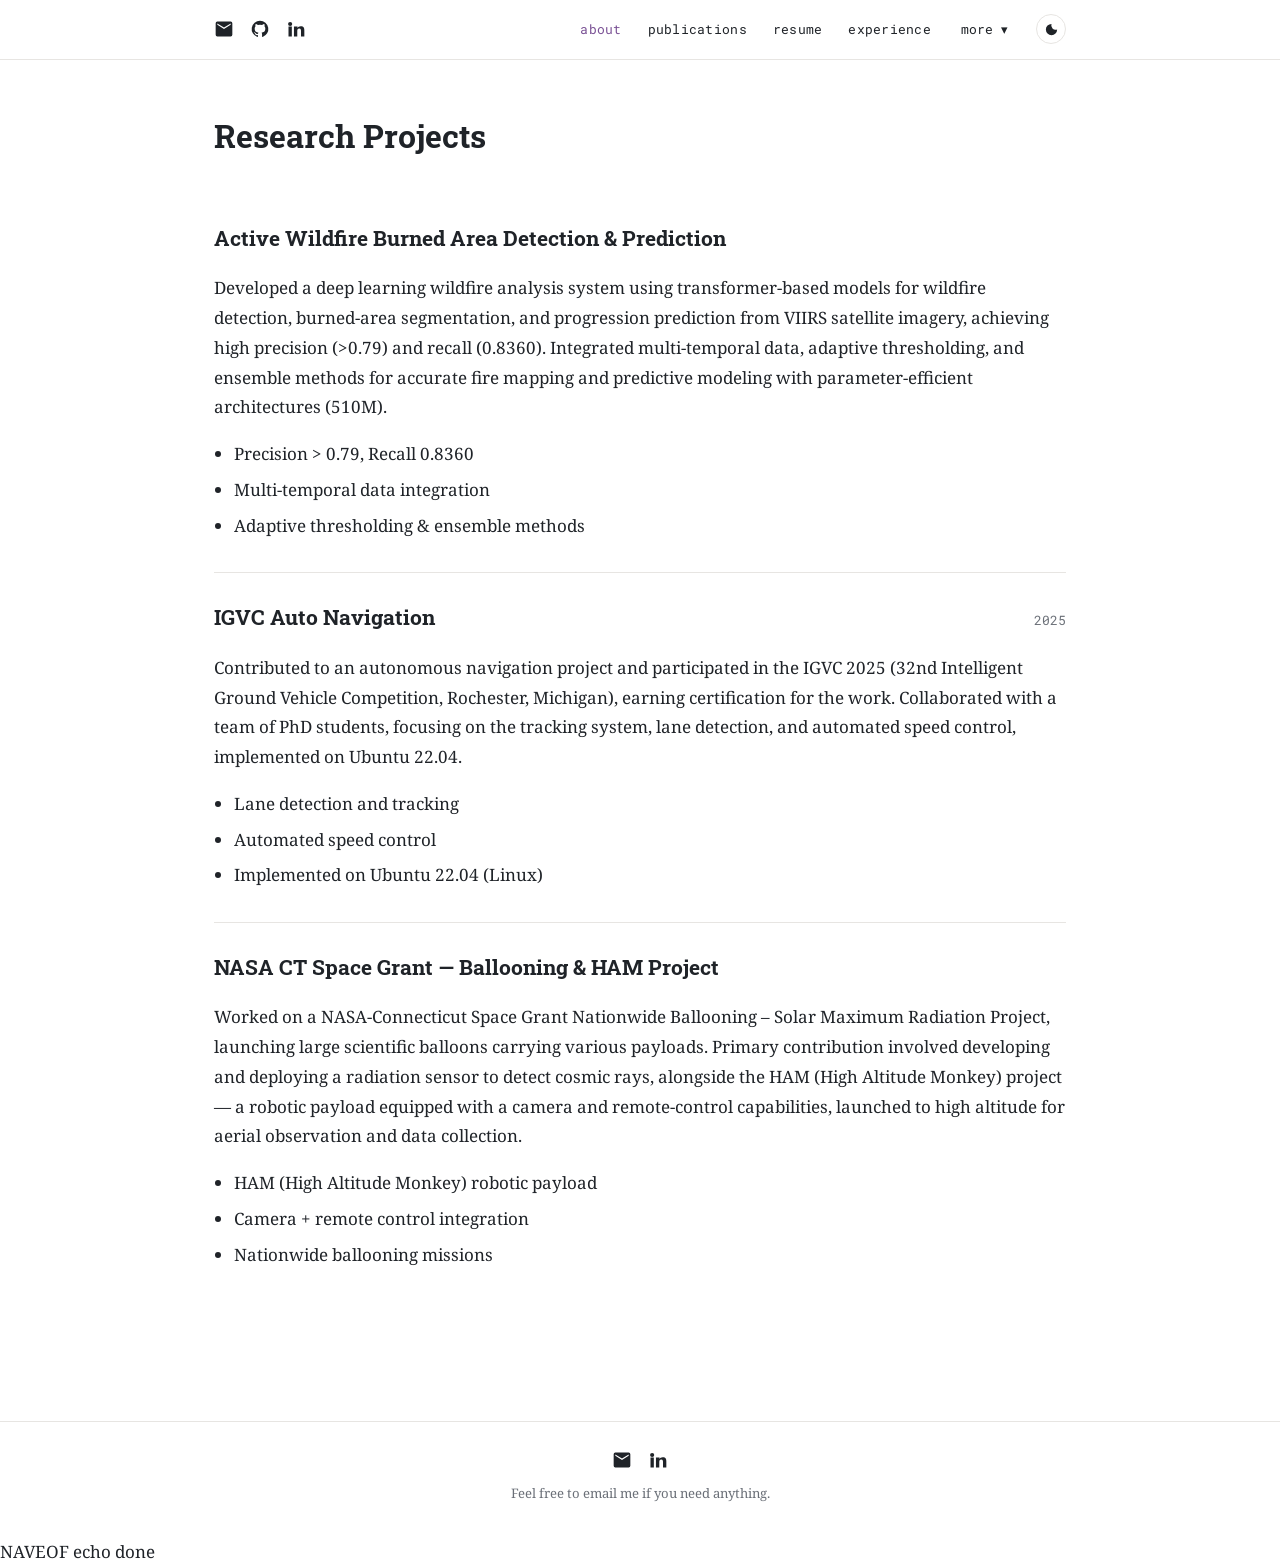
<file: research.html>
<!DOCTYPE html>
<html lang="en">
<head>
<meta charset="UTF-8">
<meta name="viewport" content="width=device-width, initial-scale=1.0">
<title>Research | Rudra Mitra</title>
<link rel="stylesheet" href="styles.css">
</head>
<body>

<header class="topbar">
  <div class="topbar-inner">
    <div class="icon-row">
      <a href="mailto:rudramitra.02.01@gmail.com" title="Email">
        <svg viewBox="0 0 24 24"><path d="M2 5a2 2 0 0 1 2-2h16a2 2 0 0 1 2 2v14a2 2 0 0 1-2 2H4a2 2 0 0 1-2-2V5zm2 .3V7l8 5 8-5V5.3l-8 5-8-5z"/></svg>
      </a>
      <a href="https://github.com/rmitra2001" title="GitHub">
        <svg viewBox="0 0 24 24"><path d="M12 2a10 10 0 0 0-3.16 19.49c.5.1.68-.22.68-.48v-1.7c-2.78.6-3.37-1.34-3.37-1.34-.46-1.16-1.11-1.47-1.11-1.47-.91-.62.07-.6.07-.6 1 .07 1.53 1.03 1.53 1.03.89 1.53 2.34 1.09 2.91.83.09-.65.35-1.09.63-1.34-2.22-.25-4.56-1.11-4.56-4.94 0-1.09.39-1.98 1.03-2.68-.1-.25-.45-1.27.1-2.65 0 0 .84-.27 2.75 1.02a9.5 9.5 0 0 1 5 0c1.91-1.3 2.75-1.02 2.75-1.02.55 1.38.2 2.4.1 2.65.64.7 1.03 1.59 1.03 2.68 0 3.84-2.34 4.68-4.57 4.93.36.31.68.92.68 1.85v2.74c0 .27.18.58.69.48A10 10 0 0 0 12 2z"/></svg>
      </a>
      <a href="https://www.linkedin.com/in/rudra-mitra/" title="LinkedIn">
        <svg viewBox="0 0 24 24"><path d="M4.98 3.5a2.5 2.5 0 1 1 0 5 2.5 2.5 0 0 1 0-5zM3 9h4v12H3V9zm7 0h3.8v1.7h.05c.53-1 1.83-2.05 3.77-2.05C21.6 8.65 22 11 22 14.1V21h-4v-6.2c0-1.48-.03-3.4-2.07-3.4-2.07 0-2.4 1.62-2.4 3.3V21h-4V9z"/></svg>
      </a>
    </div>

    <nav class="mainnav">
      <a href="index.html" class="current">about</a>
      <a href="publications.html" >publications</a>
      <a href="Resume(Rudra Mitra).pdf">resume</a>
      <a href="experience.html" >experience</a>
      <div class="submenu-wrap">
        <button class="submenu-toggle" onclick="toggleSubmenu(event)">more ▾</button>
        <div class="submenu" id="submenu">
          <a href="research.html">research</a>
          <a href="projects.html">projects</a>
          <a href="awards.html">awards</a>
          <a href="leadership.html">leadership</a>
          <a href="contact.html">contact</a>
        </div>
      </div>
      <button class="mode-toggle" onclick="toggleMode()" title="Toggle dark mode">
        <svg viewBox="0 0 24 24"><path d="M12 3a9 9 0 1 0 9 9 7 7 0 0 1-9-9z"/></svg>
      </button>
    </nav>
  </div>
</header>


<div class="container">
  <h1 class="page-title">Research Projects</h1>

  <div class="entry">
    <div class="entry-head"><h2>Active Wildfire Burned Area Detection &amp; Prediction</h2></div>
    <p>Developed a deep learning wildfire analysis system using transformer-based models for wildfire detection, burned-area segmentation, and progression prediction from VIIRS satellite imagery, achieving high precision (&gt;0.79) and recall (0.8360). Integrated multi-temporal data, adaptive thresholding, and ensemble methods for accurate fire mapping and predictive modeling with parameter-efficient architectures (510M).</p>
    <ul><li>Precision &gt; 0.79, Recall 0.8360</li><li>Multi-temporal data integration</li><li>Adaptive thresholding &amp; ensemble methods</li></ul>
  </div>

  <div class="entry">
    <div class="entry-head"><h2>IGVC Auto Navigation</h2><span class="meta">2025</span></div>
    <p>Contributed to an autonomous navigation project and participated in the IGVC 2025 (32nd Intelligent Ground Vehicle Competition, Rochester, Michigan), earning certification for the work. Collaborated with a team of PhD students, focusing on the tracking system, lane detection, and automated speed control, implemented on Ubuntu 22.04.</p>
    <ul><li>Lane detection and tracking</li><li>Automated speed control</li><li>Implemented on Ubuntu 22.04 (Linux)</li></ul>
  </div>

  <div class="entry">
    <div class="entry-head"><h2>NASA CT Space Grant &mdash; Ballooning &amp; HAM Project</h2></div>
    <p>Worked on a NASA-Connecticut Space Grant Nationwide Ballooning &ndash; Solar Maximum Radiation Project, launching large scientific balloons carrying various payloads. Primary contribution involved developing and deploying a radiation sensor to detect cosmic rays, alongside the HAM (High Altitude Monkey) project &mdash; a robotic payload equipped with a camera and remote-control capabilities, launched to high altitude for aerial observation and data collection.</p>
    <ul><li>HAM (High Altitude Monkey) robotic payload</li><li>Camera + remote control integration</li><li>Nationwide ballooning missions</li></ul>
  </div>

</div>

<footer>
  <div class="footer-inner">
    <div class="icon-row">
      <a href="mailto:rudramitra.02.01@gmail.com" title="Email">
        <svg viewBox="0 0 24 24"><path d="M2 5a2 2 0 0 1 2-2h16a2 2 0 0 1 2 2v14a2 2 0 0 1-2 2H4a2 2 0 0 1-2-2V5zm2 .3V7l8 5 8-5V5.3l-8 5-8-5z"/></svg>
      </a>
      <a href="https://www.linkedin.com/in/rudra-mitra/" title="LinkedIn">
        <svg viewBox="0 0 24 24"><path d="M4.98 3.5a2.5 2.5 0 1 1 0 5 2.5 2.5 0 0 1 0-5zM3 9h4v12H3V9zm7 0h3.8v1.7h.05c.53-1 1.83-2.05 3.77-2.05C21.6 8.65 22 11 22 14.1V21h-4v-6.2c0-1.48-.03-3.4-2.07-3.4-2.07 0-2.4 1.62-2.4 3.3V21h-4V9z"/></svg>
      </a>
    </div>
    <p>Feel free to email me if you need anything.</p>
  </div>
</footer>

<script src="script.js"></script>
</body>
</html>
NAVEOF
echo done
</file>
<file: styles.css>
/* ============================================================
   Rudra Mitra — academic portfolio, al-folio inspired theme
   ============================================================ */

@import url('https://fonts.googleapis.com/css2?family=Roboto+Slab:wght@400;500;700&family=Noto+Serif:ital,wght@0,400;0,600;1,400&family=Roboto+Mono:wght@400;500&display=swap');

:root {
  --bg: #ffffff;
  --text: #1f2328;
  --text-light: #6a6f77;
  --accent: #7a5195;
  --accent-soft: #9c7bb8;
  --rule: #e7e5e2;
  --card-bg: #faf9f7;
  --mono: 'Roboto Mono', ui-monospace, monospace;
  --serif: 'Noto Serif', Georgia, serif;
  --display: 'Roboto Slab', Georgia, serif;
  --maxw: 900px;
}

* { box-sizing: border-box; }

html.dark-mode {
  --bg: #17181c;
  --text: #dcdde0;
  --text-light: #9b9ea3;
  --accent: #c9a9e0;
  --accent-soft: #a883c9;
  --rule: #2c2d33;
  --card-bg: #1e1f24;
}

body {
  margin: 0;
  padding: 0;
  background: var(--bg);
  color: var(--text);
  font-family: var(--serif);
  font-size: 17px;
  line-height: 1.75;
  transition: background .2s ease, color .2s ease;
}

a { color: var(--accent); text-decoration: none; }
a:hover { text-decoration: underline; text-decoration-color: var(--accent-soft); }

/* ---------- TOP NAV ---------- */

.topbar {
  border-bottom: 1px solid var(--rule);
  position: sticky;
  top: 0;
  background: var(--bg);
  z-index: 20;
}

.topbar-inner {
  max-width: var(--maxw);
  margin: 0 auto;
  padding: 14px 24px;
  display: flex;
  align-items: center;
  justify-content: space-between;
  flex-wrap: wrap;
  gap: 12px;
}

.icon-row {
  display: flex;
  gap: 16px;
  align-items: center;
}

.icon-row a {
  color: var(--text);
  display: inline-flex;
  width: 20px;
  height: 20px;
}
.icon-row a:hover { color: var(--accent); }
.icon-row svg { width: 100%; height: 100%; fill: currentColor; }

.mainnav {
  display: flex;
  align-items: center;
  gap: 22px;
  font-family: var(--mono);
  font-size: 0.82rem;
  letter-spacing: .02em;
  flex-wrap: wrap;
}

.mainnav a {
  color: var(--text);
  padding: 4px 2px;
}
.mainnav a.current,
.mainnav a:hover { color: var(--accent); }

.submenu-wrap { position: relative; }
.submenu-toggle {
  background: none;
  border: none;
  font: inherit;
  font-family: var(--mono);
  font-size: 0.82rem;
  color: var(--text);
  cursor: pointer;
  display: flex;
  align-items: center;
  gap: 4px;
}
.submenu-toggle:hover { color: var(--accent); }
.submenu {
  display: none;
  position: absolute;
  top: 28px;
  right: 0;
  background: var(--card-bg);
  border: 1px solid var(--rule);
  border-radius: 6px;
  padding: 6px 0;
  min-width: 150px;
  box-shadow: 0 6px 18px rgba(0,0,0,.08);
}
.submenu.open { display: block; }
.submenu a {
  display: block;
  padding: 7px 14px;
  color: var(--text);
  white-space: nowrap;
}
.submenu a:hover { color: var(--accent); background: var(--rule); text-decoration: none; }

.mode-toggle {
  background: none;
  border: 1px solid var(--rule);
  border-radius: 50%;
  width: 30px;
  height: 30px;
  display: inline-flex;
  align-items: center;
  justify-content: center;
  cursor: pointer;
  color: var(--text);
}
.mode-toggle:hover { border-color: var(--accent); color: var(--accent); }
.mode-toggle svg { width: 15px; height: 15px; fill: currentColor; }

/* ---------- LAYOUT ---------- */

.container {
  max-width: var(--maxw);
  margin: 0 auto;
  padding: 48px 24px 80px;
}

.page-title {
  font-family: var(--display);
  font-weight: 700;
  font-size: 2rem;
  margin: 0 0 30px;
}

/* ---------- HOME / PROFILE ---------- */

.profile {
  display: grid;
  grid-template-columns: 1fr 230px;
  gap: 48px;
  align-items: start;
}

.profile h1 {
  font-family: var(--display);
  font-size: 2.6rem;
  margin: 0 0 6px;
  letter-spacing: -0.5px;
}
.profile h1 .light { font-weight: 400; }
.profile h1 .bold { font-weight: 700; }

.subtitle {
  margin: 0 0 22px;
  font-size: 1.05rem;
}

.profile p { margin: 0 0 18px; }

.side {
  text-align: left;
}
.side img {
  width: 100%;
  border-radius: 50%;
  display: block;
  margin-bottom: 16px;
}
.side .address {
  font-family: var(--mono);
  font-size: 0.82rem;
  color: var(--text-light);
  line-height: 1.6;
}

h4.section-label {
  font-family: var(--display);
  font-weight: 500;
  font-size: 1.15rem;
  margin: 34px 0 10px;
}

.profile ul.plain {
  margin: 0 0 10px;
  padding-left: 20px;
}
.profile ul.plain li { margin-bottom: 4px; }

.news-heading {
  font-family: var(--display);
  font-weight: 400;
  font-size: 2.1rem;
  text-transform: lowercase;
  margin: 46px 0 18px;
  border-bottom: 1px solid var(--rule);
  padding-bottom: 10px;
}

table.news {
  width: 100%;
  border-collapse: collapse;
  font-size: 0.95rem;
}
table.news td {
  padding: 10px 0;
  border-bottom: 1px solid var(--rule);
  vertical-align: top;
}
table.news td.date {
  font-family: var(--mono);
  font-weight: 500;
  white-space: nowrap;
  padding-right: 24px;
  color: var(--text);
}

/* ---------- GENERIC CONTENT SECTIONS (other pages) ---------- */

.entry {
  padding: 26px 0;
  border-bottom: 1px solid var(--rule);
}
.entry:last-child { border-bottom: none; }

.entry-head {
  display: flex;
  justify-content: space-between;
  align-items: baseline;
  flex-wrap: wrap;
  gap: 6px;
  margin-bottom: 6px;
}

.entry h2 {
  font-family: var(--display);
  font-size: 1.3rem;
  font-weight: 700;
  margin: 0;
}

.entry .meta {
  font-family: var(--mono);
  font-size: 0.8rem;
  color: var(--text-light);
}

.entry .org {
  font-size: 0.98rem;
  color: var(--text-light);
  margin: 0 0 10px;
  font-style: italic;
}

.entry ul {
  margin: 8px 0 0;
  padding-left: 20px;
}
.entry ul li { margin-bottom: 6px; }

.tag {
  display: inline-block;
  font-family: var(--mono);
  font-size: 0.68rem;
  letter-spacing: .04em;
  text-transform: uppercase;
  color: var(--accent);
  border: 1px solid var(--accent-soft);
  border-radius: 4px;
  padding: 2px 8px;
  margin-right: 8px;
}

/* Publications numbered list */

.pub-list { counter-reset: pub; }
.pub {
  display: grid;
  grid-template-columns: 34px 1fr;
  gap: 18px;
  padding: 22px 0;
  border-bottom: 1px solid var(--rule);
}
.pub:last-child { border-bottom: none; }
.pub::before {
  counter-increment: pub;
  content: counter(pub) ".";
  font-family: var(--mono);
  color: var(--text-light);
  font-size: 0.95rem;
  padding-top: 3px;
}
.pub-title { font-weight: 600; font-size: 1.05rem; margin: 0 0 6px; }
.pub-authors { margin: 0 0 4px; color: var(--text); }
.pub-venue { margin: 0 0 8px; font-style: italic; color: var(--text-light); font-size: 0.92rem; }
.pub-links a {
  font-family: var(--mono);
  font-size: 0.78rem;
  margin-right: 14px;
  text-transform: uppercase;
  letter-spacing: .03em;
}

/* Contact page */

.contact-block { font-family: var(--mono); font-size: 0.95rem; }
.contact-block p { margin: 0 0 10px; }
.contact-block .label { color: var(--text-light); display: inline-block; width: 100px; }

/* Footer */

footer {
  border-top: 1px solid var(--rule);
  margin-top: 40px;
}
.footer-inner {
  max-width: var(--maxw);
  margin: 0 auto;
  padding: 28px 24px;
  text-align: center;
}
.footer-inner .icon-row { justify-content: center; margin-bottom: 12px; }
.footer-inner p {
  margin: 4px 0;
  font-size: 0.82rem;
  color: var(--text-light);
}

/* ---------- RESPONSIVE ---------- */

@media (max-width: 720px) {
  .profile { grid-template-columns: 1fr; }
  .side { display: flex; align-items: center; gap: 18px; }
  .side img { width: 100px; margin-bottom: 0; }
  .profile h1 { font-size: 2.1rem; }
  .mainnav { gap: 14px; }
  .pub { grid-template-columns: 24px 1fr; gap: 10px; }
}
</file>
